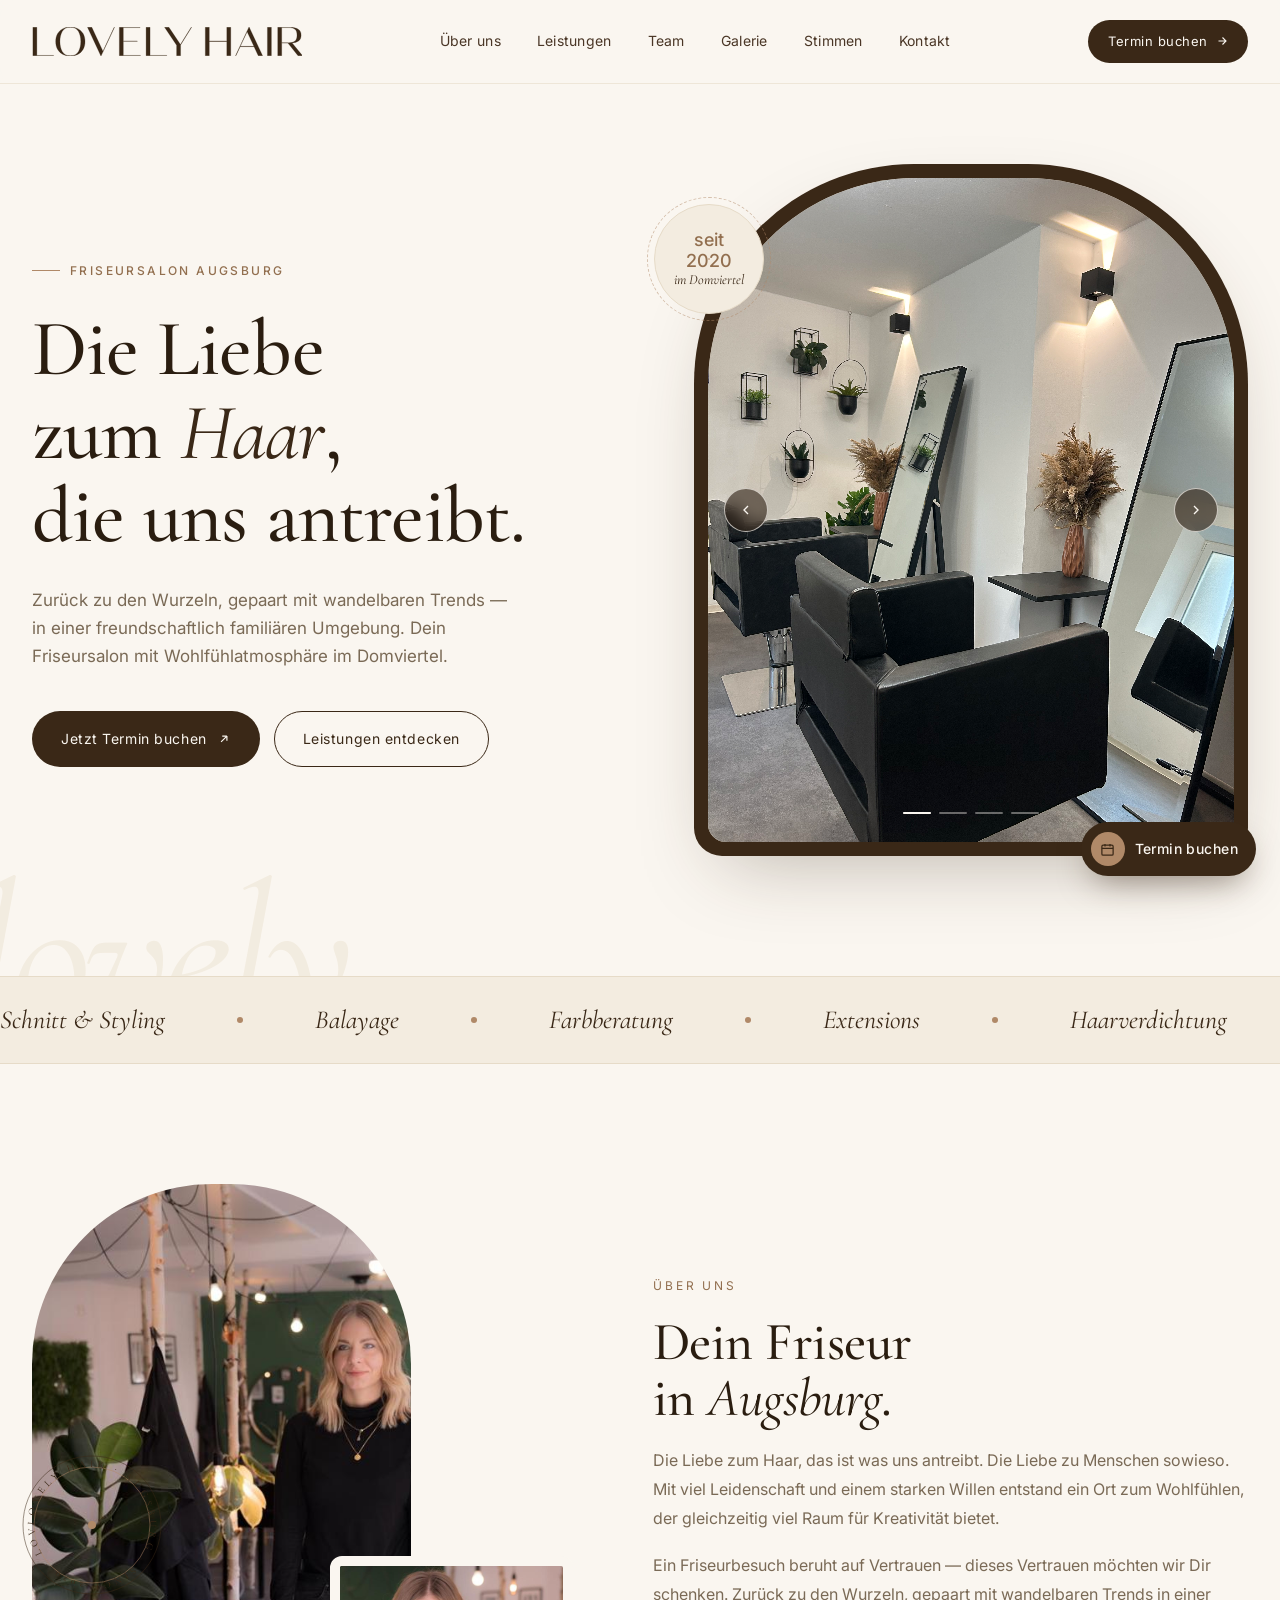
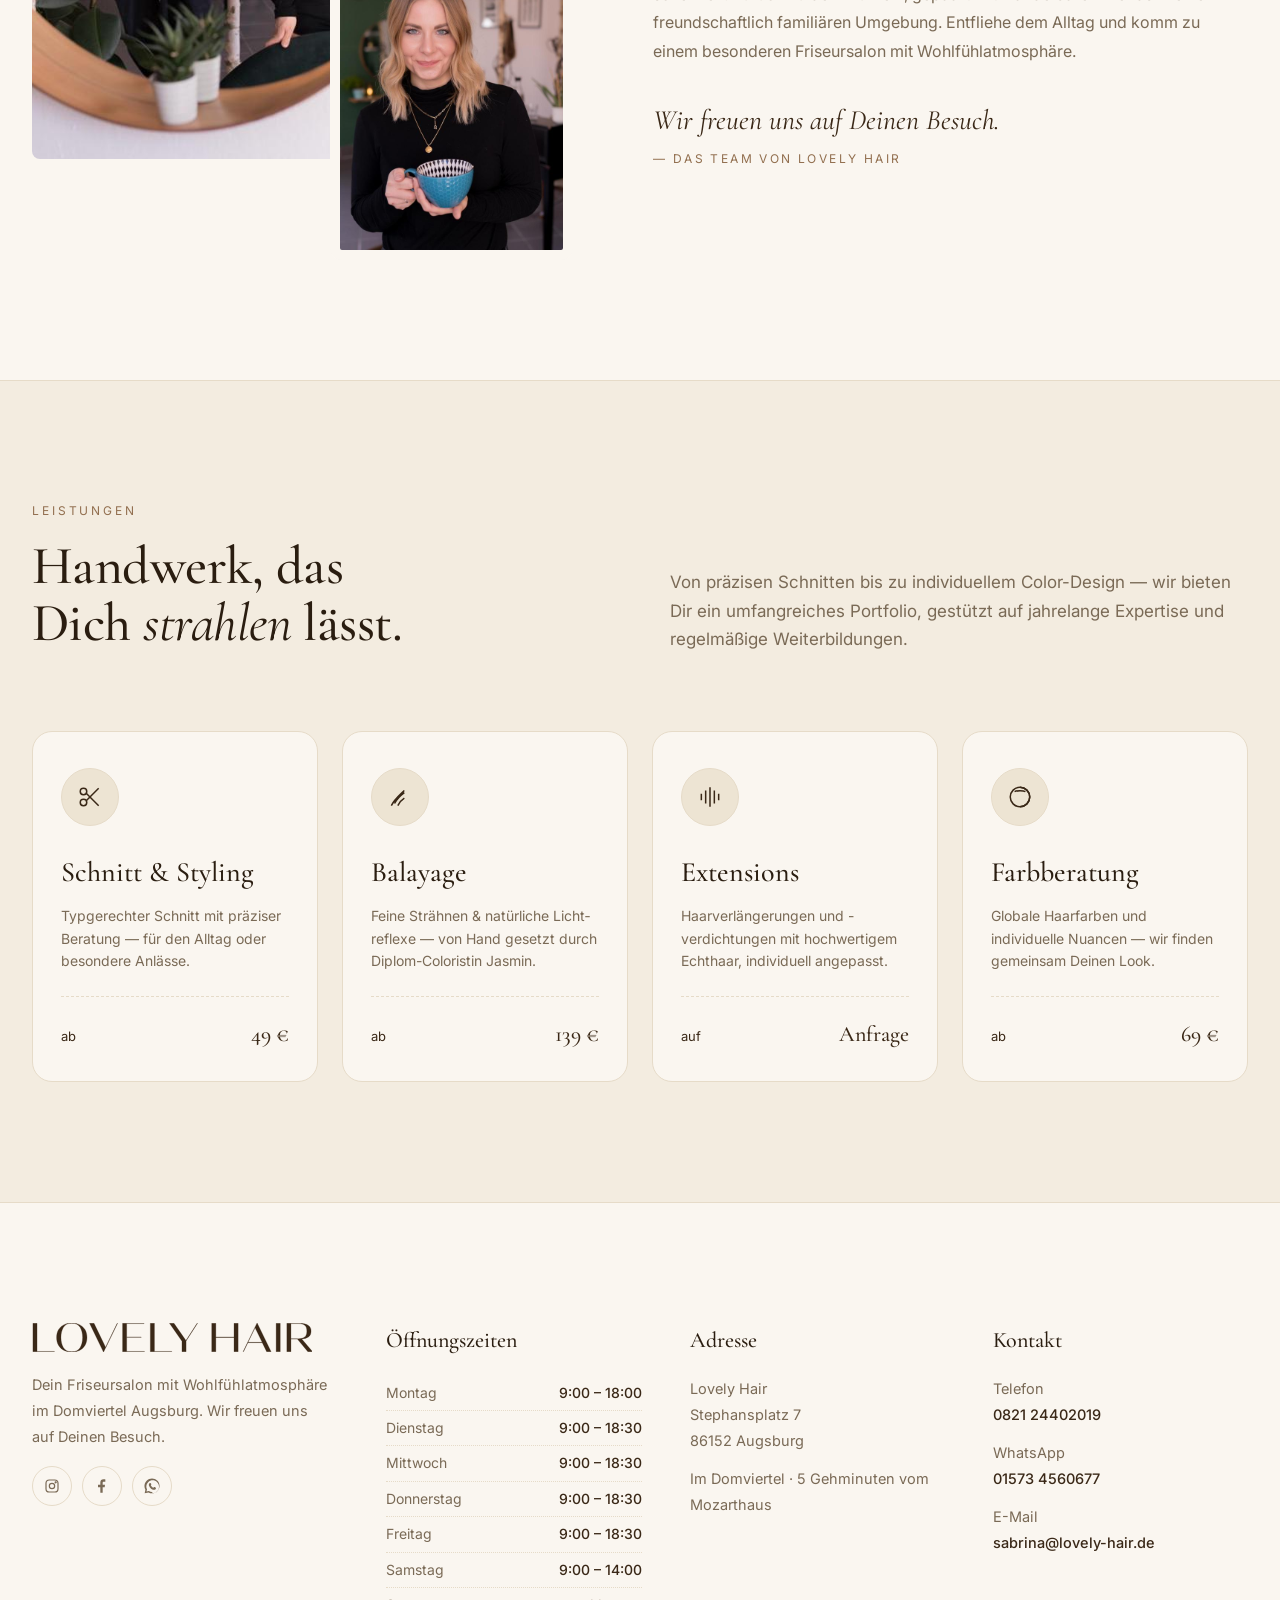
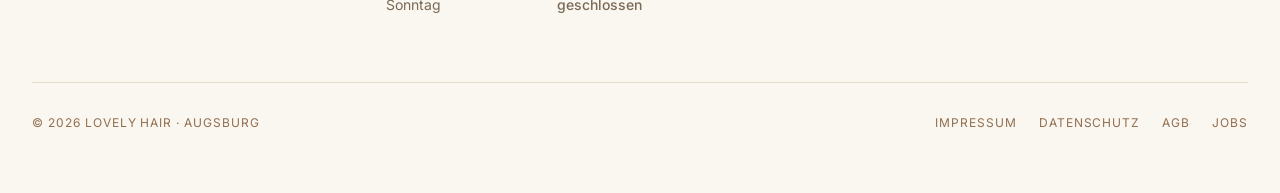
<file: index.html>
<!doctype html>
<html lang="de">
<head>
<meta charset="utf-8" />
<meta name="viewport" content="width=device-width,initial-scale=1" />
<title>Lovely Hair — Dein Friseursalon in Augsburg</title>
<meta name="description" content="Lovely Hair ist Dein Friseursalon in Augsburg im Domviertel. Schnitt, Farbe, Balayage und Extensions in Wohlfühlatmosphäre." />
<link rel="preconnect" href="https://fonts.googleapis.com">
<link rel="preconnect" href="https://fonts.gstatic.com" crossorigin>
<link id="gfont-link" href="https://fonts.googleapis.com/css2?family=Cormorant+Garamond:ital,wght@0,400;0,500;0,600;0,700;1,400;1,500;1,600&family=Inter:wght@300;400;500;600&display=swap" rel="stylesheet">
<link rel="stylesheet" href="css/styles.css">

<script>
  window.__TWEAKS = /*EDITMODE-BEGIN*/{
    "typePairing": "cormorant-inter"
  }/*EDITMODE-END*/;
</script>
</head>
<body>
<!-- ============ NAV ============ -->
<nav class="nav">
  <div class="nav-inner">
    <a href="index.html" class="brand">
      <div class="brand-mark">
        <img src="assets/logo.svg" alt="Lovely Hair" width="1605" height="168">
      </div>
    </a>
    <div class="nav-links">
      <a href="ueber-uns.html">Über uns</a>
      <a href="leistungen.html">Leistungen</a>
      <a href="team.html">Team</a>
      <a href="galerie.html">Galerie</a>
      <a href="stimmen.html">Stimmen</a>
      <a href="kontakt.html">Kontakt</a>
    </div>
    <a class="nav-cta" href="https://book.timify.com/?accountId=58c97238664d201fd63be2a3&hideCloseButton=true" target="_blank">
      Termin buchen
      <svg viewBox="0 0 24 24" fill="none" stroke="currentColor" stroke-width="2.2"><path d="M5 12h14M13 5l7 7-7 7"/></svg>
    </a>
    <button class="burger" id="burger" aria-label="Menü öffnen" aria-expanded="false">
      <span></span><span></span><span></span>
    </button>
  </div>
</nav>
<!-- ============ HERO ============ -->
<section class="hero">
  <div class="container hero-grid">
    <div class="hero-copy">
      <h1 class="hero-eyebrow">Friseursalon Augsburg</h1>
      <h2 class="display hero-title">
        Die Liebe<br>
        zum <span class="italic">Haar</span>,<br>
        die uns antreibt.
      </h2>
      <p class="hero-sub">
        Zurück zu den Wurzeln, gepaart mit wandelbaren Trends — in einer freundschaftlich familiären Umgebung. Dein Friseursalon mit Wohlfühlatmosphäre im Domviertel.
      </p>
      <div class="hero-ctas">
        <a class="btn btn-primary" href="https://book.timify.com/?accountId=58c97238664d201fd63be2a3&hideCloseButton=true" target="_blank">
          Jetzt Termin buchen
          <svg viewBox="0 0 24 24" fill="none" stroke="currentColor" stroke-width="2"><path d="M7 17L17 7M17 7H9M17 7v8"/></svg>
        </a>
        <a class="btn btn-ghost" href="leistungen.html">Leistungen entdecken</a>
      </div>
    </div>

    <div class="hero-visual">
      <div class="hero-stage">
        <div class="hero-frame" id="heroFrame">
          <div class="hero-slide is-active"><div style="background-image:url('images/hero-1-balayage-waves.jpeg')"></div></div>
          <div class="hero-slide"><div style="background-image:url('images/hero-2-curls.jpeg')"></div></div>
          <div class="hero-slide"><div style="background-image:url('images/hero-3-blonde-wavy.jpeg')"></div></div>
          <div class="hero-slide"><div style="background-image:url('images/hero-4-red-bob.jpeg')"></div></div>

          <button class="hero-nav hero-nav-prev" type="button" aria-label="Vorheriges Bild">
            <svg viewBox="0 0 24 24" fill="none" stroke="currentColor" stroke-width="2"><path d="M15 18l-6-6 6-6"/></svg>
          </button>
          <button class="hero-nav hero-nav-next" type="button" aria-label="Nächstes Bild">
            <svg viewBox="0 0 24 24" fill="none" stroke="currentColor" stroke-width="2"><path d="M9 18l6-6-6-6"/></svg>
          </button>

          <div class="hero-dots" id="heroDots">
            <div class="hero-dot is-active" data-i="0"></div>
            <div class="hero-dot" data-i="1"></div>
            <div class="hero-dot" data-i="2"></div>
            <div class="hero-dot" data-i="3"></div>
          </div>
        </div>

        <div class="hero-badge">
          <div>
            <strong>seit<br>2020</strong>
            im Domviertel
          </div>
        </div>
      </div>
    </div>
  </div>

  <div class="hero-big-type">lovely.</div>
</section>

<!-- ============ MARQUEE ============ -->
<div class="marquee">
  <div class="marquee-track">
    <span class="marquee-item">Schnitt &amp; Styling</span>
    <span class="marquee-item">Balayage</span>
    <span class="marquee-item">Farbberatung</span>
    <span class="marquee-item">Extensions</span>
    <span class="marquee-item">Haarverdichtung</span>
    <span class="marquee-item">Hochsteckfrisuren</span>
    <span class="marquee-item">Schnitt &amp; Styling</span>
    <span class="marquee-item">Balayage</span>
    <span class="marquee-item">Farbberatung</span>
    <span class="marquee-item">Extensions</span>
    <span class="marquee-item">Haarverdichtung</span>
    <span class="marquee-item">Hochsteckfrisuren</span>
  </div>
</div>
<!-- ============ ABOUT ============ -->
<section class="about" id="about">
  <div class="container about-grid">
    <div class="about-visual">
      <div class="photo-main"><div style="background-image:url('images/about-main-salon.jpeg');background-size:cover;background-position:center;width:100%;height:100%"></div></div>
      <div class="photo-sub"><div style="background-image:url('images/about-sub-detail.jpeg');background-size:cover;background-position:center;width:100%;height:100%"></div></div>
      <div class="stamp">
        <svg viewBox="0 0 140 140">
          <defs>
            <path id="circle" d="M70,70 m-58,0 a58,58 0 1,1 116,0 a58,58 0 1,1 -116,0"/>
          </defs>
          <circle cx="70" cy="70" r="69" fill="none" stroke="#3a2817" stroke-width="0.5"/>
          <circle cx="70" cy="70" r="58" fill="none" stroke="#b08968" stroke-width="0.5"/>
          <text font-family="Cormorant Garamond" font-size="10" letter-spacing="4" fill="#3a2817">
            <textPath href="#circle">LOVELY HAIR · AUGSBURG · SINCE 2020 · LOVELY HAIR · AUGSBURG · </textPath>
          </text>
          <circle cx="70" cy="70" r="4" fill="#b08968"/>
        </svg>
      </div>
    </div>
    <div class="about-content">
      <span class="section-eyebrow">Über uns</span>
      <h2 class="display section-title">Dein Friseur<br>in <span class="italic">Augsburg</span>.</h2>
      <p>
        Die Liebe zum Haar, das ist was uns antreibt. Die Liebe zu Menschen sowieso. Mit viel Leidenschaft und einem starken Willen entstand ein Ort zum Wohlfühlen, der gleichzeitig viel Raum für Kreativität bietet.
      </p>
      <p>
        Ein Friseurbesuch beruht auf Vertrauen — dieses Vertrauen möchten wir Dir schenken. Zurück zu den Wurzeln, gepaart mit wandelbaren Trends in einer freundschaftlich familiären Umgebung. Entfliehe dem Alltag und komm zu einem besonderen Friseursalon mit Wohlfühlatmosphäre.
      </p>
      <div class="about-sign">
        Wir freuen uns auf Deinen Besuch.
        <small>— das Team von Lovely Hair</small>
      </div>
    </div>
  </div>
</section>
<!-- ============ SERVICES ============ -->
<section class="services" id="services">
  <div class="container">
    <div class="services-head">
      <div>
        <span class="section-eyebrow">Leistungen</span>
        <h2 class="display section-title">Handwerk, das<br>Dich <span class="italic">strahlen</span> lässt.</h2>
      </div>
      <p class="section-lead">
        Von präzisen Schnitten bis zu individuellem Color-Design — wir bieten Dir ein umfangreiches Portfolio, gestützt auf jahrelange Expertise und regelmäßige Weiterbildungen.
      </p>
    </div>

    <div class="services-grid">
      <div class="service-card">
        <div class="service-icon">
          <svg viewBox="0 0 24 24" fill="none" stroke="currentColor" stroke-width="1.4"><circle cx="6" cy="7" r="3"/><circle cx="6" cy="17" r="3"/><path d="M8.5 8.5L20 20M8.5 15.5L20 4"/></svg>
        </div>
        <h3 class="service-name">Schnitt &amp; Styling</h3>
        <p class="service-desc">Typgerechter Schnitt mit präziser Beratung — für den Alltag oder besondere Anlässe.</p>
        <div class="service-price"><span>ab</span><strong>49 €</strong></div>
      </div>

      <div class="service-card">
        <div class="service-icon">
          <svg viewBox="0 0 24 24" fill="none" stroke="currentColor" stroke-width="1.4"><path d="M4 20c3-6 7-9 12-14M7 18c2-4 5-7 9-10M10 20c1.5-3 3.5-5.5 6-7"/></svg>
        </div>
        <h3 class="service-name">Balayage</h3>
        <p class="service-desc">Feine Strähnen &amp; natürliche Licht­reflexe — von Hand gesetzt durch Diplom-Coloristin Jasmin.</p>
        <div class="service-price"><span>ab</span><strong>139 €</strong></div>
      </div>

      <div class="service-card">
        <div class="service-icon">
          <svg viewBox="0 0 24 24" fill="none" stroke="currentColor" stroke-width="1.4"><path d="M12 3v18M8 6v12M16 6v12M4 9v6M20 9v6"/></svg>
        </div>
        <h3 class="service-name">Extensions</h3>
        <p class="service-desc">Haarverlängerungen und -verdichtungen mit hochwertigem Echthaar, individuell angepasst.</p>
        <div class="service-price"><span>auf</span><strong>Anfrage</strong></div>
      </div>

      <div class="service-card">
        <div class="service-icon">
          <svg viewBox="0 0 24 24" fill="none" stroke="currentColor" stroke-width="1.4"><circle cx="12" cy="12" r="9"/><path d="M12 3a9 9 0 0 1 0 18M7 7c2-1 8-1 10 0"/></svg>
        </div>
        <h3 class="service-name">Farbberatung</h3>
        <p class="service-desc">Globale Haarfarben und individuelle Nuancen — wir finden gemeinsam Deinen Look.</p>
        <div class="service-price"><span>ab</span><strong>69 €</strong></div>
      </div>
    </div>
  </div>
</section>
<!-- ============ CONTACT / FOOTER ============ -->
<section class="contact-section" id="contact">
  <div class="container">
    <div class="contact-grid">
      <div class="contact-col contact-brand">
        <div class="brand-mark">
          <img src="assets/logo.svg" alt="Lovely Hair" width="1605" height="168">
        </div>
        <p>Dein Friseursalon mit Wohlfühl­atmosphäre im Domviertel Augsburg. Wir freuen uns auf Deinen Besuch.</p>
        <div class="social-row">
          <a class="social-btn" href="https://www.instagram.com/lovelyhair_augsburg/" target="_blank" aria-label="Instagram">
            <svg viewBox="0 0 24 24" fill="none" stroke="currentColor" stroke-width="1.8"><rect x="3" y="3" width="18" height="18" rx="5"/><circle cx="12" cy="12" r="4"/><circle cx="17.5" cy="6.5" r="0.8" fill="currentColor"/></svg>
          </a>
          <a class="social-btn" href="https://www.facebook.com/lovelyhairaugsburg/" target="_blank" aria-label="Facebook">
            <svg viewBox="0 0 24 24" fill="currentColor"><path d="M13 22v-8h3l0.5-4H13V7.5c0-1.2.3-2 2-2h2V2.2C16.7 2.1 15.5 2 14.2 2 11.4 2 9.5 3.7 9.5 6.9V10H6v4h3.5v8H13z"/></svg>
          </a>
          <a class="social-btn" href="https://wa.me/4915734560677" target="_blank" aria-label="WhatsApp">
            <svg viewBox="0 0 24 24" fill="currentColor"><path d="M20 4c-4.4-4.4-11.6-4.4-16 0-3.7 3.7-4.3 9.2-1.9 13.5L1 23l5.7-1.4c1.6.9 3.5 1.4 5.3 1.4 3 0 5.9-1.2 8-3.3 4.4-4.4 4.4-11.6 0-16zM12 20.9c-1.6 0-3.2-.4-4.6-1.3l-.3-.2-3.4.8.9-3.3-.2-.3C2.7 13.5 3.5 9 6.3 6.3c3.7-3.7 9.7-3.7 13.4 0 1.8 1.8 2.8 4.2 2.8 6.7 0 2.5-1 4.9-2.8 6.7-1.8 1.9-4.2 2.9-6.7 2.9zm5.2-7.1l-1.5-.4c-.4-.1-.6 0-.8.3l-.6.7c-.2.2-.3.2-.6.1-.8-.4-1.6-1-2.2-1.7-.5-.6-.9-1.3-1.2-2-.1-.3 0-.4.2-.6l.4-.5c.2-.2.2-.4.1-.6L10 8c-.2-.5-.3-.5-.6-.5H9c-.2 0-.5.2-.7.3-1 1-1.3 2.3-.9 3.6.6 1.8 1.7 3.4 3.2 4.6 1.1.9 2.4 1.6 3.7 1.8.5.1 1 .1 1.5 0 .8-.1 1.5-.7 1.9-1.4.2-.4.2-.8.1-1.2l-.1-.2c-.1-.1-.4-.2-.5-.2z"/></svg>
          </a>
        </div>
      </div>

      <div class="contact-col">
        <h4>Öffnungszeiten</h4>
        <div class="hours-row"><span>Montag</span><strong>9:00 – 18:00</strong></div>
        <div class="hours-row"><span>Dienstag</span><strong>9:00 – 18:30</strong></div>
        <div class="hours-row"><span>Mittwoch</span><strong>9:00 – 18:30</strong></div>
        <div class="hours-row"><span>Donnerstag</span><strong>9:00 – 18:30</strong></div>
        <div class="hours-row"><span>Freitag</span><strong>9:00 – 18:30</strong></div>
        <div class="hours-row"><span>Samstag</span><strong>9:00 – 14:00</strong></div>
        <div class="hours-row"><span>Sonntag</span><strong style="color:var(--muted);">geschlossen</strong></div>
      </div>

      <div class="contact-col">
        <h4>Adresse</h4>
        <p>
          Lovely Hair<br>
          Stephansplatz 7<br>
          86152 Augsburg
        </p>
        <p style="margin-top:12px;">Im Domviertel · 5 Gehminuten vom Mozarthaus</p>
      </div>

      <div class="contact-col">
        <h4>Kontakt</h4>
        <p>
          Telefon<br><a href="tel:+4982124402019"><strong style="color:var(--espresso); font-weight:500;">0821 24402019</strong></a>
        </p>
        <p style="margin-top:12px;">
          WhatsApp<br><a href="https://wa.me/4915734560677" target="_blank"><strong style="color:var(--espresso); font-weight:500;">01573 4560677</strong></a>
        </p>
        <p style="margin-top:12px;">
          E-Mail<br><a href="mailto:sabrina@lovely-hair.de"><strong style="color:var(--espresso); font-weight:500;">sabrina@lovely-hair.de</strong></a>
        </p>
      </div>
    </div>

    <div class="foot">
      <div>© 2026 Lovely Hair · Augsburg</div>
      <div class="foot-links">
        <a href="#">Impressum</a>
        <a href="#">Datenschutz</a>
        <a href="#">AGB</a>
        <a href="#">Jobs</a>
      </div>
    </div>
  </div>
</section>
<!-- ============ FLOATING BOOK CTA ============ -->
<a class="book-float" id="bookFloat" href="https://book.timify.com/?accountId=58c97238664d201fd63be2a3&hideCloseButton=true" target="_blank" aria-label="Jetzt Termin buchen">
  <span class="book-float-icon" aria-hidden="true">
    <svg viewBox="0 0 24 24" fill="none" stroke="currentColor" stroke-width="2"><rect x="3" y="5" width="18" height="16" rx="2"/><path d="M3 10h18M8 3v4M16 3v4"/></svg>
  </span>
  <span class="book-float-label">Termin buchen</span>
</a>


<script src="js/site.js"></script>
</body>
</html>
</file>
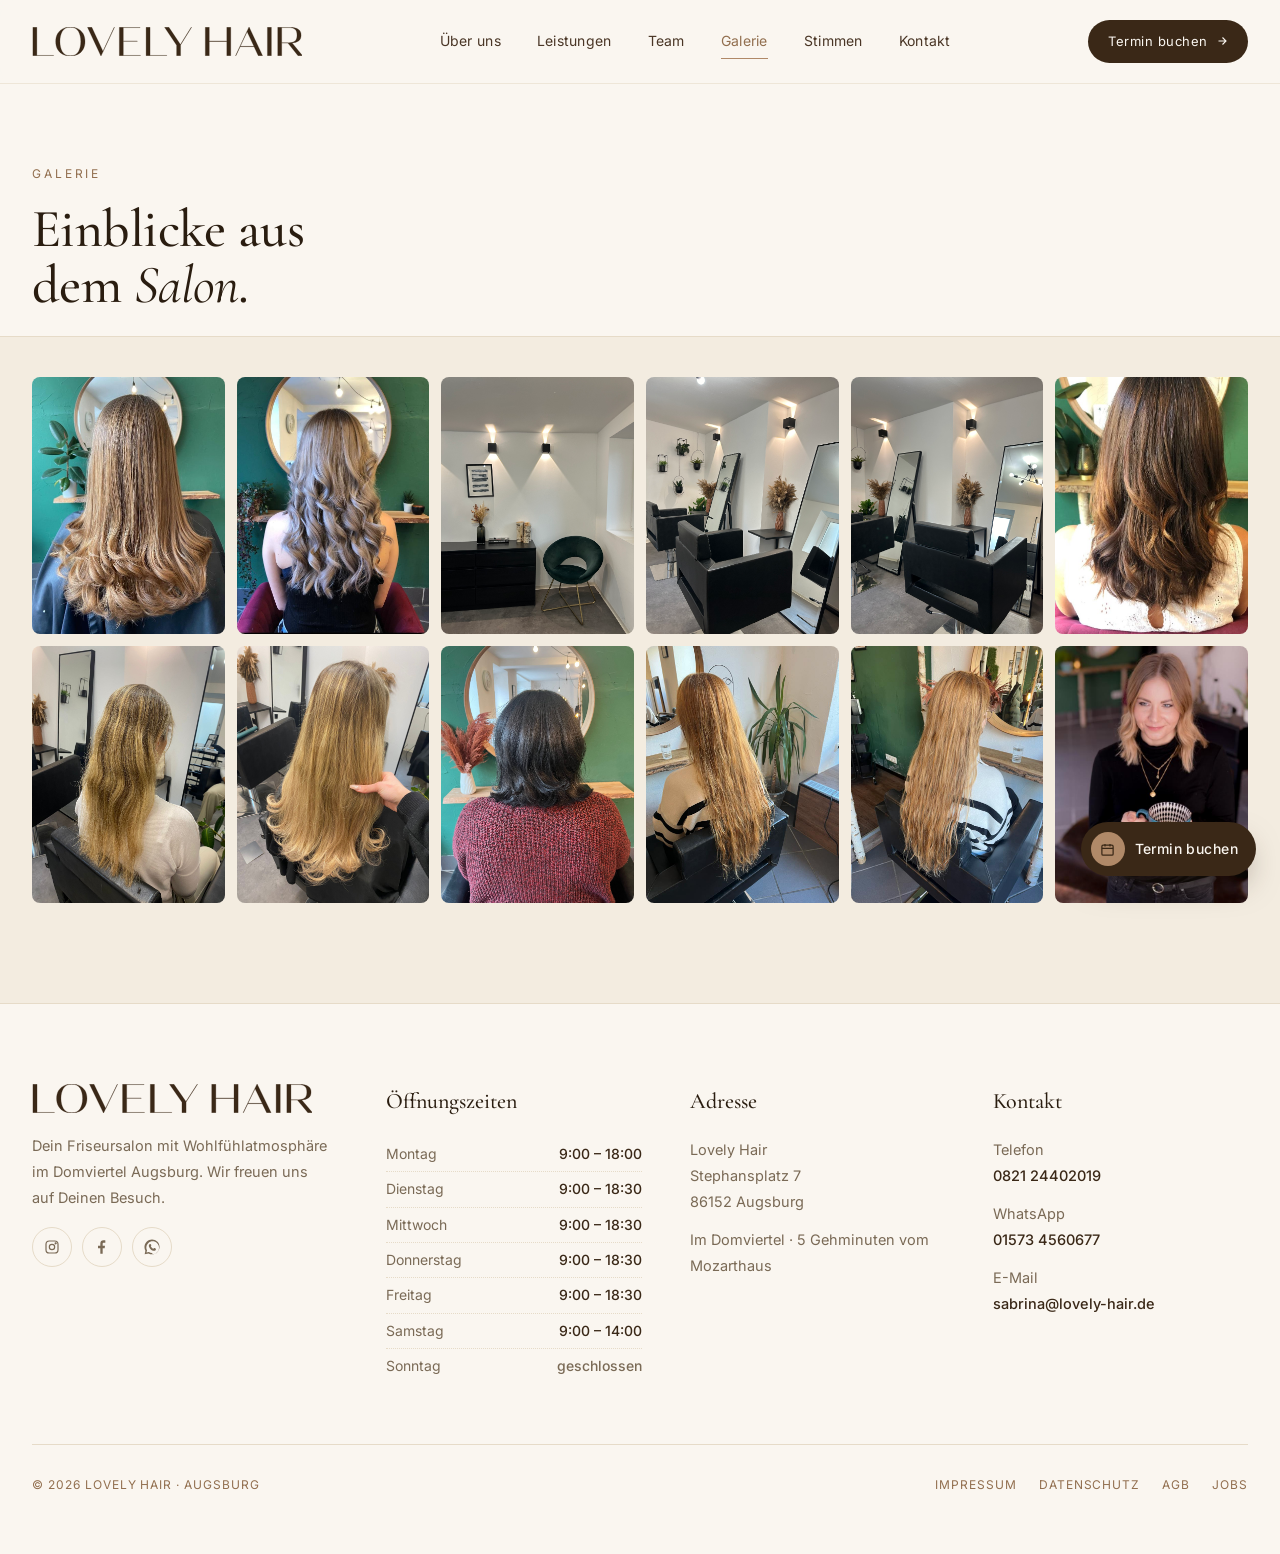
<file: galerie.html>
<!doctype html>
<html lang="de">
<head>
<meta charset="utf-8" />
<meta name="viewport" content="width=device-width,initial-scale=1" />
<title>Galerie — Lovely Hair Augsburg</title>
<meta name="description" content="Einblicke in den Friseursalon Lovely Hair in Augsburg: Looks, Salonatmosphäre und Handwerk." />
<link rel="preconnect" href="https://fonts.googleapis.com">
<link rel="preconnect" href="https://fonts.gstatic.com" crossorigin>
<link id="gfont-link" href="https://fonts.googleapis.com/css2?family=Cormorant+Garamond:ital,wght@0,400;0,500;0,600;0,700;1,400;1,500;1,600&family=Inter:wght@300;400;500;600&display=swap" rel="stylesheet">
<link rel="stylesheet" href="css/styles.css">

<script>
  window.__TWEAKS = /*EDITMODE-BEGIN*/{
    "typePairing": "cormorant-inter"
  }/*EDITMODE-END*/;
</script>
</head>
<body class="subpage">
<!-- ============ NAV ============ -->
<nav class="nav">
  <div class="nav-inner">
    <a href="index.html" class="brand">
      <div class="brand-mark">
        <img src="assets/logo.svg" alt="Lovely Hair" width="1605" height="168">
      </div>
    </a>
    <div class="nav-links">
      <a href="ueber-uns.html">Über uns</a>
      <a href="leistungen.html">Leistungen</a>
      <a href="team.html">Team</a>
      <a href="galerie.html" aria-current="page">Galerie</a>
      <a href="stimmen.html">Stimmen</a>
      <a href="kontakt.html">Kontakt</a>
    </div>
    <a class="nav-cta" href="https://book.timify.com/?accountId=58c97238664d201fd63be2a3&hideCloseButton=true" target="_blank">
      Termin buchen
      <svg viewBox="0 0 24 24" fill="none" stroke="currentColor" stroke-width="2.2"><path d="M5 12h14M13 5l7 7-7 7"/></svg>
    </a>
    <button class="burger" id="burger" aria-label="Menü öffnen" aria-expanded="false">
      <span></span><span></span><span></span>
    </button>
  </div>
</nav>
<header class="page-hero">
  <div class="container">
    <span class="section-eyebrow">Galerie</span>
    <h1 class="display section-title">Einblicke aus<br>dem <span class="italic">Salon</span>.</h1>
  </div>
</header>
<!-- ============ GALLERY ============ -->
<section class="gallery" id="gallery">
  <div class="container">

    <div class="gallery-strip">
      <div class="gallery-item"><div style="background-image:url('images/gallery-1.jpeg')"></div></div>
      <div class="gallery-item"><div style="background-image:url('images/gallery-2.jpeg')"></div></div>
      <div class="gallery-item"><div style="background-image:url('images/gallery-3.jpeg')"></div></div>
      <div class="gallery-item"><div style="background-image:url('images/gallery-4.jpeg')"></div></div>
      <div class="gallery-item"><div style="background-image:url('images/gallery-5.jpeg')"></div></div>
      <div class="gallery-item"><div style="background-image:url('images/gallery-6.jpeg')"></div></div>
      <div class="gallery-item"><div style="background-image:url('images/gallery-7.jpeg')"></div></div>
      <div class="gallery-item"><div style="background-image:url('images/gallery-8.jpeg')"></div></div>
      <div class="gallery-item"><div style="background-image:url('images/gallery-9.jpeg')"></div></div>
      <div class="gallery-item"><div style="background-image:url('images/gallery-10.jpeg')"></div></div>
      <div class="gallery-item"><div style="background-image:url('images/gallery-tall-blonde.jpeg')"></div></div>
      <div class="gallery-item"><div style="background-image:url('images/salon-4-coffee.jpeg')"></div></div>
    </div>
  </div>
</section>
<!-- ============ CONTACT / FOOTER ============ -->
<section class="contact-section" id="contact">
  <div class="container">
    <div class="contact-grid">
      <div class="contact-col contact-brand">
        <div class="brand-mark">
          <img src="assets/logo.svg" alt="Lovely Hair" width="1605" height="168">
        </div>
        <p>Dein Friseursalon mit Wohlfühl­atmosphäre im Domviertel Augsburg. Wir freuen uns auf Deinen Besuch.</p>
        <div class="social-row">
          <a class="social-btn" href="https://www.instagram.com/lovelyhair_augsburg/" target="_blank" aria-label="Instagram">
            <svg viewBox="0 0 24 24" fill="none" stroke="currentColor" stroke-width="1.8"><rect x="3" y="3" width="18" height="18" rx="5"/><circle cx="12" cy="12" r="4"/><circle cx="17.5" cy="6.5" r="0.8" fill="currentColor"/></svg>
          </a>
          <a class="social-btn" href="https://www.facebook.com/lovelyhairaugsburg/" target="_blank" aria-label="Facebook">
            <svg viewBox="0 0 24 24" fill="currentColor"><path d="M13 22v-8h3l0.5-4H13V7.5c0-1.2.3-2 2-2h2V2.2C16.7 2.1 15.5 2 14.2 2 11.4 2 9.5 3.7 9.5 6.9V10H6v4h3.5v8H13z"/></svg>
          </a>
          <a class="social-btn" href="https://wa.me/4915734560677" target="_blank" aria-label="WhatsApp">
            <svg viewBox="0 0 24 24" fill="currentColor"><path d="M20 4c-4.4-4.4-11.6-4.4-16 0-3.7 3.7-4.3 9.2-1.9 13.5L1 23l5.7-1.4c1.6.9 3.5 1.4 5.3 1.4 3 0 5.9-1.2 8-3.3 4.4-4.4 4.4-11.6 0-16zM12 20.9c-1.6 0-3.2-.4-4.6-1.3l-.3-.2-3.4.8.9-3.3-.2-.3C2.7 13.5 3.5 9 6.3 6.3c3.7-3.7 9.7-3.7 13.4 0 1.8 1.8 2.8 4.2 2.8 6.7 0 2.5-1 4.9-2.8 6.7-1.8 1.9-4.2 2.9-6.7 2.9zm5.2-7.1l-1.5-.4c-.4-.1-.6 0-.8.3l-.6.7c-.2.2-.3.2-.6.1-.8-.4-1.6-1-2.2-1.7-.5-.6-.9-1.3-1.2-2-.1-.3 0-.4.2-.6l.4-.5c.2-.2.2-.4.1-.6L10 8c-.2-.5-.3-.5-.6-.5H9c-.2 0-.5.2-.7.3-1 1-1.3 2.3-.9 3.6.6 1.8 1.7 3.4 3.2 4.6 1.1.9 2.4 1.6 3.7 1.8.5.1 1 .1 1.5 0 .8-.1 1.5-.7 1.9-1.4.2-.4.2-.8.1-1.2l-.1-.2c-.1-.1-.4-.2-.5-.2z"/></svg>
          </a>
        </div>
      </div>

      <div class="contact-col">
        <h4>Öffnungszeiten</h4>
        <div class="hours-row"><span>Montag</span><strong>9:00 – 18:00</strong></div>
        <div class="hours-row"><span>Dienstag</span><strong>9:00 – 18:30</strong></div>
        <div class="hours-row"><span>Mittwoch</span><strong>9:00 – 18:30</strong></div>
        <div class="hours-row"><span>Donnerstag</span><strong>9:00 – 18:30</strong></div>
        <div class="hours-row"><span>Freitag</span><strong>9:00 – 18:30</strong></div>
        <div class="hours-row"><span>Samstag</span><strong>9:00 – 14:00</strong></div>
        <div class="hours-row"><span>Sonntag</span><strong style="color:var(--muted);">geschlossen</strong></div>
      </div>

      <div class="contact-col">
        <h4>Adresse</h4>
        <p>
          Lovely Hair<br>
          Stephansplatz 7<br>
          86152 Augsburg
        </p>
        <p style="margin-top:12px;">Im Domviertel · 5 Gehminuten vom Mozarthaus</p>
      </div>

      <div class="contact-col">
        <h4>Kontakt</h4>
        <p>
          Telefon<br><a href="tel:+4982124402019"><strong style="color:var(--espresso); font-weight:500;">0821 24402019</strong></a>
        </p>
        <p style="margin-top:12px;">
          WhatsApp<br><a href="https://wa.me/4915734560677" target="_blank"><strong style="color:var(--espresso); font-weight:500;">01573 4560677</strong></a>
        </p>
        <p style="margin-top:12px;">
          E-Mail<br><a href="mailto:sabrina@lovely-hair.de"><strong style="color:var(--espresso); font-weight:500;">sabrina@lovely-hair.de</strong></a>
        </p>
      </div>
    </div>

    <div class="foot">
      <div>© 2026 Lovely Hair · Augsburg</div>
      <div class="foot-links">
        <a href="#">Impressum</a>
        <a href="#">Datenschutz</a>
        <a href="#">AGB</a>
        <a href="#">Jobs</a>
      </div>
    </div>
  </div>
</section>
<!-- ============ FLOATING BOOK CTA ============ -->
<a class="book-float" id="bookFloat" href="https://book.timify.com/?accountId=58c97238664d201fd63be2a3&hideCloseButton=true" target="_blank" aria-label="Jetzt Termin buchen">
  <span class="book-float-icon" aria-hidden="true">
    <svg viewBox="0 0 24 24" fill="none" stroke="currentColor" stroke-width="2"><rect x="3" y="5" width="18" height="16" rx="2"/><path d="M3 10h18M8 3v4M16 3v4"/></svg>
  </span>
  <span class="book-float-label">Termin buchen</span>
</a>


<script src="js/site.js"></script>
</body>
</html>
</file>
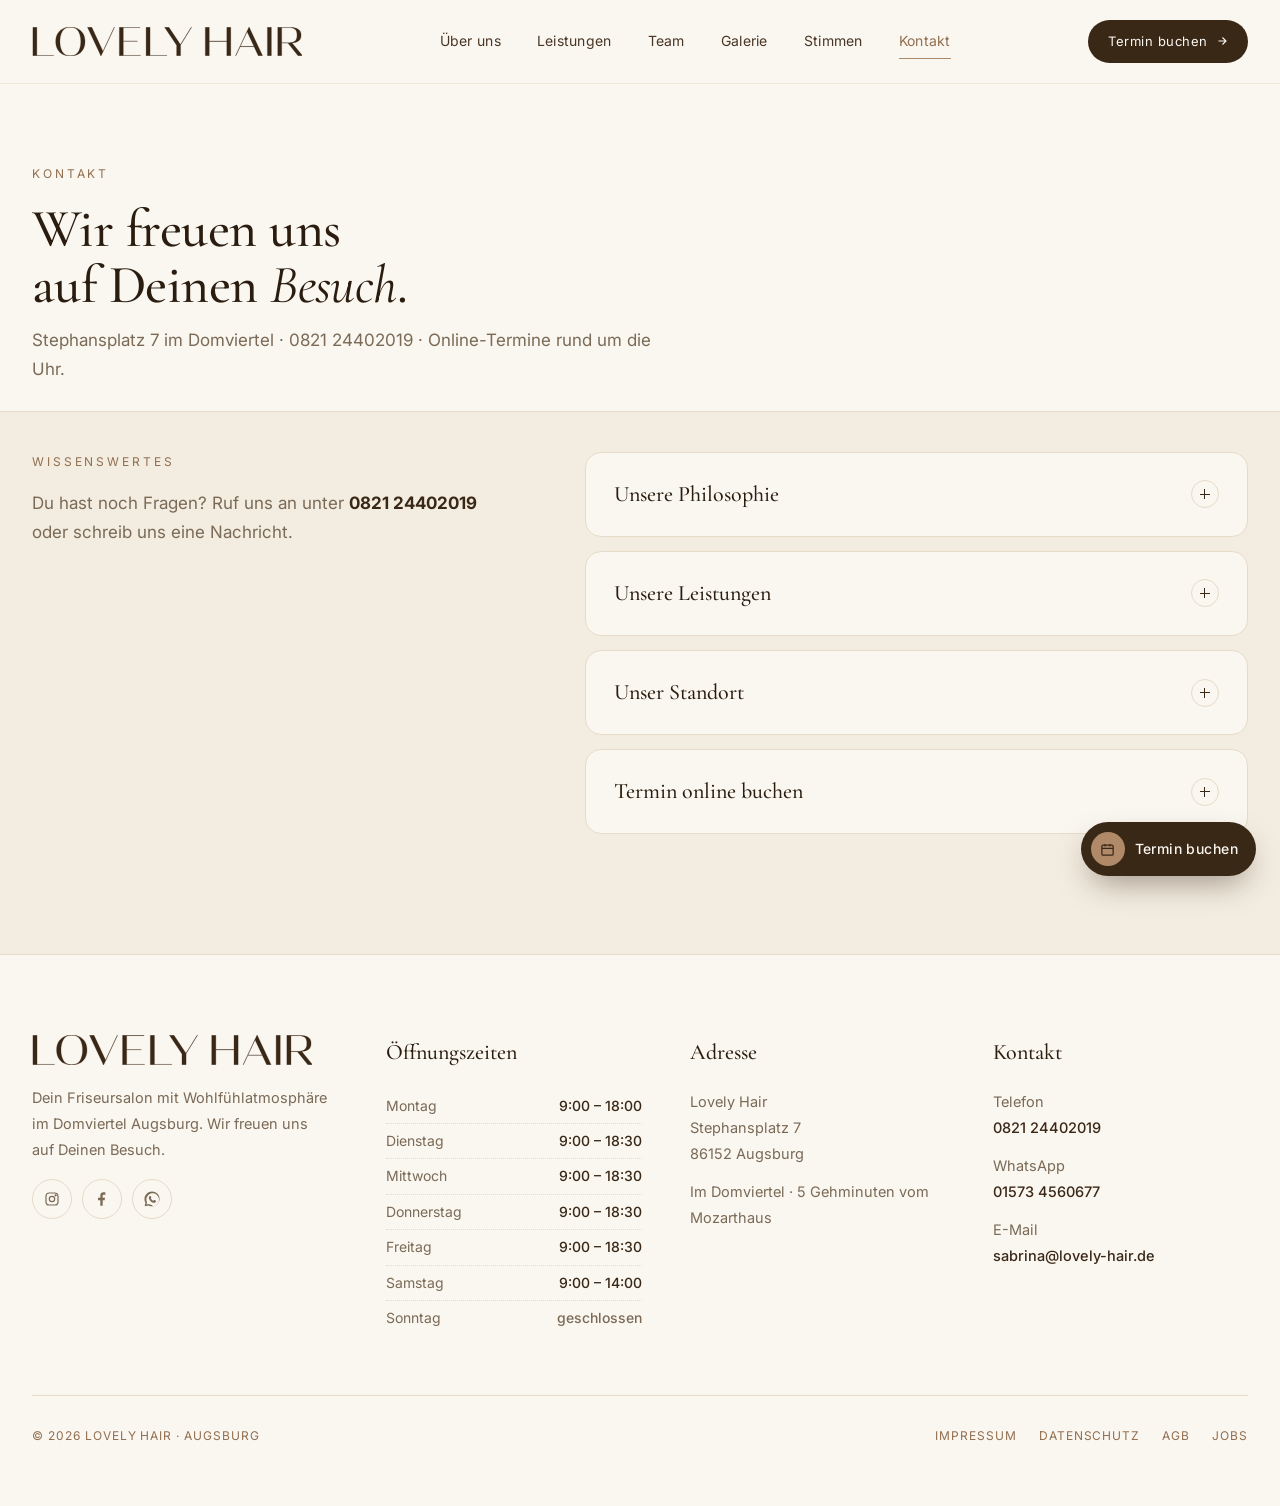
<file: kontakt.html>
<!doctype html>
<html lang="de">
<head>
<meta charset="utf-8" />
<meta name="viewport" content="width=device-width,initial-scale=1" />
<title>Kontakt — Lovely Hair Augsburg</title>
<meta name="description" content="Termin buchen, Adresse und Öffnungszeiten: Lovely Hair, Stephansplatz 7, 86152 Augsburg." />
<link rel="preconnect" href="https://fonts.googleapis.com">
<link rel="preconnect" href="https://fonts.gstatic.com" crossorigin>
<link id="gfont-link" href="https://fonts.googleapis.com/css2?family=Cormorant+Garamond:ital,wght@0,400;0,500;0,600;0,700;1,400;1,500;1,600&family=Inter:wght@300;400;500;600&display=swap" rel="stylesheet">
<link rel="stylesheet" href="css/styles.css">

<script>
  window.__TWEAKS = /*EDITMODE-BEGIN*/{
    "typePairing": "cormorant-inter"
  }/*EDITMODE-END*/;
</script>
</head>
<body class="subpage">
<!-- ============ NAV ============ -->
<nav class="nav">
  <div class="nav-inner">
    <a href="index.html" class="brand">
      <div class="brand-mark">
        <img src="assets/logo.svg" alt="Lovely Hair" width="1605" height="168">
      </div>
    </a>
    <div class="nav-links">
      <a href="ueber-uns.html">Über uns</a>
      <a href="leistungen.html">Leistungen</a>
      <a href="team.html">Team</a>
      <a href="galerie.html">Galerie</a>
      <a href="stimmen.html">Stimmen</a>
      <a href="kontakt.html" aria-current="page">Kontakt</a>
    </div>
    <a class="nav-cta" href="https://book.timify.com/?accountId=58c97238664d201fd63be2a3&hideCloseButton=true" target="_blank">
      Termin buchen
      <svg viewBox="0 0 24 24" fill="none" stroke="currentColor" stroke-width="2.2"><path d="M5 12h14M13 5l7 7-7 7"/></svg>
    </a>
    <button class="burger" id="burger" aria-label="Menü öffnen" aria-expanded="false">
      <span></span><span></span><span></span>
    </button>
  </div>
</nav>
<header class="page-hero">
  <div class="container">
    <span class="section-eyebrow">Kontakt</span>
    <h1 class="display section-title">Wir freuen uns<br>auf Deinen <span class="italic">Besuch</span>.</h1>
      <p class="section-lead">Stephansplatz 7 im Domviertel · 0821 24402019 · Online-Termine rund um die Uhr.</p>
  </div>
</header>
<!-- ============ FAQ ============ -->
<section class="faq">
  <div class="container">
    <div class="faq-grid">
      <div>
        <span class="section-eyebrow">Wissenswertes</span>
        <p class="section-lead" style="margin-top:8px;">Du hast noch Fragen? Ruf uns an unter <strong style="color:var(--espresso);">0821 24402019</strong> oder schreib uns eine Nachricht.</p>
      </div>
      <div class="faq-list">
        <details class="faq-item">
          <summary>Unsere Philosophie <span class="faq-plus"></span></summary>
          <div class="faq-body">
            Als Friseur mit Wohlfühlatmosphäre in Augsburg legen wir besonderen Wert darauf, dass Du Dich während Deines gesamten Aufenthalts bei uns stets gut behandelt und aufgehoben fühlst. Wir freuen uns über Dein Vertrauen, das Du uns mit Deinem Besuch schenkst und legen großen Wert darauf, dass Du unseren Salon glücklich und zufrieden wieder verlässt.
          </div>
        </details>
        <details class="faq-item">
          <summary>Unsere Leistungen <span class="faq-plus"></span></summary>
          <div class="faq-body">
            Egal ob Schneiden, Stylen, Färben mit der Balayage-Technik, Haarverlängerungen oder -verdichtungen — wir bieten Dir ein umfangreiches Leistungsportfolio und stützen uns dabei auf unsere Expertise. Gerne bieten wir Dir auch einen ersten Beratungstermin an, um Deine Wünsche und Vorstellungen zu besprechen.
          </div>
        </details>
        <details class="faq-item">
          <summary>Unser Standort <span class="faq-plus"></span></summary>
          <div class="faq-body">
            Unser Salon liegt im schönen Domviertel am Stephansplatz 7 in 86152 Augsburg. Du erreichst uns in ca. 20 Minuten zu Fuß vom Königsplatz aus, oder mit der Straßenbahnlinie 2 bis zur Haltestelle Mozarthaus. Parkmöglichkeiten gibt es in unmittelbarer Nähe.
          </div>
        </details>
        <details class="faq-item">
          <summary>Termin online buchen <span class="faq-plus"></span></summary>
          <div class="faq-body">
            Über unseren Partner Timify kannst Du rund um die Uhr bequem online buchen. Du wählst Leistung, Stylist:in und Wunschtermin — wir bestätigen automatisch per E-Mail.
          </div>
        </details>
      </div>
    </div>
  </div>
</section>
<!-- ============ CONTACT / FOOTER ============ -->
<section class="contact-section" id="contact">
  <div class="container">
    <div class="contact-grid">
      <div class="contact-col contact-brand">
        <div class="brand-mark">
          <img src="assets/logo.svg" alt="Lovely Hair" width="1605" height="168">
        </div>
        <p>Dein Friseursalon mit Wohlfühl­atmosphäre im Domviertel Augsburg. Wir freuen uns auf Deinen Besuch.</p>
        <div class="social-row">
          <a class="social-btn" href="https://www.instagram.com/lovelyhair_augsburg/" target="_blank" aria-label="Instagram">
            <svg viewBox="0 0 24 24" fill="none" stroke="currentColor" stroke-width="1.8"><rect x="3" y="3" width="18" height="18" rx="5"/><circle cx="12" cy="12" r="4"/><circle cx="17.5" cy="6.5" r="0.8" fill="currentColor"/></svg>
          </a>
          <a class="social-btn" href="https://www.facebook.com/lovelyhairaugsburg/" target="_blank" aria-label="Facebook">
            <svg viewBox="0 0 24 24" fill="currentColor"><path d="M13 22v-8h3l0.5-4H13V7.5c0-1.2.3-2 2-2h2V2.2C16.7 2.1 15.5 2 14.2 2 11.4 2 9.5 3.7 9.5 6.9V10H6v4h3.5v8H13z"/></svg>
          </a>
          <a class="social-btn" href="https://wa.me/4915734560677" target="_blank" aria-label="WhatsApp">
            <svg viewBox="0 0 24 24" fill="currentColor"><path d="M20 4c-4.4-4.4-11.6-4.4-16 0-3.7 3.7-4.3 9.2-1.9 13.5L1 23l5.7-1.4c1.6.9 3.5 1.4 5.3 1.4 3 0 5.9-1.2 8-3.3 4.4-4.4 4.4-11.6 0-16zM12 20.9c-1.6 0-3.2-.4-4.6-1.3l-.3-.2-3.4.8.9-3.3-.2-.3C2.7 13.5 3.5 9 6.3 6.3c3.7-3.7 9.7-3.7 13.4 0 1.8 1.8 2.8 4.2 2.8 6.7 0 2.5-1 4.9-2.8 6.7-1.8 1.9-4.2 2.9-6.7 2.9zm5.2-7.1l-1.5-.4c-.4-.1-.6 0-.8.3l-.6.7c-.2.2-.3.2-.6.1-.8-.4-1.6-1-2.2-1.7-.5-.6-.9-1.3-1.2-2-.1-.3 0-.4.2-.6l.4-.5c.2-.2.2-.4.1-.6L10 8c-.2-.5-.3-.5-.6-.5H9c-.2 0-.5.2-.7.3-1 1-1.3 2.3-.9 3.6.6 1.8 1.7 3.4 3.2 4.6 1.1.9 2.4 1.6 3.7 1.8.5.1 1 .1 1.5 0 .8-.1 1.5-.7 1.9-1.4.2-.4.2-.8.1-1.2l-.1-.2c-.1-.1-.4-.2-.5-.2z"/></svg>
          </a>
        </div>
      </div>

      <div class="contact-col">
        <h4>Öffnungszeiten</h4>
        <div class="hours-row"><span>Montag</span><strong>9:00 – 18:00</strong></div>
        <div class="hours-row"><span>Dienstag</span><strong>9:00 – 18:30</strong></div>
        <div class="hours-row"><span>Mittwoch</span><strong>9:00 – 18:30</strong></div>
        <div class="hours-row"><span>Donnerstag</span><strong>9:00 – 18:30</strong></div>
        <div class="hours-row"><span>Freitag</span><strong>9:00 – 18:30</strong></div>
        <div class="hours-row"><span>Samstag</span><strong>9:00 – 14:00</strong></div>
        <div class="hours-row"><span>Sonntag</span><strong style="color:var(--muted);">geschlossen</strong></div>
      </div>

      <div class="contact-col">
        <h4>Adresse</h4>
        <p>
          Lovely Hair<br>
          Stephansplatz 7<br>
          86152 Augsburg
        </p>
        <p style="margin-top:12px;">Im Domviertel · 5 Gehminuten vom Mozarthaus</p>
      </div>

      <div class="contact-col">
        <h4>Kontakt</h4>
        <p>
          Telefon<br><a href="tel:+4982124402019"><strong style="color:var(--espresso); font-weight:500;">0821 24402019</strong></a>
        </p>
        <p style="margin-top:12px;">
          WhatsApp<br><a href="https://wa.me/4915734560677" target="_blank"><strong style="color:var(--espresso); font-weight:500;">01573 4560677</strong></a>
        </p>
        <p style="margin-top:12px;">
          E-Mail<br><a href="mailto:sabrina@lovely-hair.de"><strong style="color:var(--espresso); font-weight:500;">sabrina@lovely-hair.de</strong></a>
        </p>
      </div>
    </div>

    <div class="foot">
      <div>© 2026 Lovely Hair · Augsburg</div>
      <div class="foot-links">
        <a href="#">Impressum</a>
        <a href="#">Datenschutz</a>
        <a href="#">AGB</a>
        <a href="#">Jobs</a>
      </div>
    </div>
  </div>
</section>
<!-- ============ FLOATING BOOK CTA ============ -->
<a class="book-float" id="bookFloat" href="https://book.timify.com/?accountId=58c97238664d201fd63be2a3&hideCloseButton=true" target="_blank" aria-label="Jetzt Termin buchen">
  <span class="book-float-icon" aria-hidden="true">
    <svg viewBox="0 0 24 24" fill="none" stroke="currentColor" stroke-width="2"><rect x="3" y="5" width="18" height="16" rx="2"/><path d="M3 10h18M8 3v4M16 3v4"/></svg>
  </span>
  <span class="book-float-label">Termin buchen</span>
</a>


<script src="js/site.js"></script>
</body>
</html>
</file>
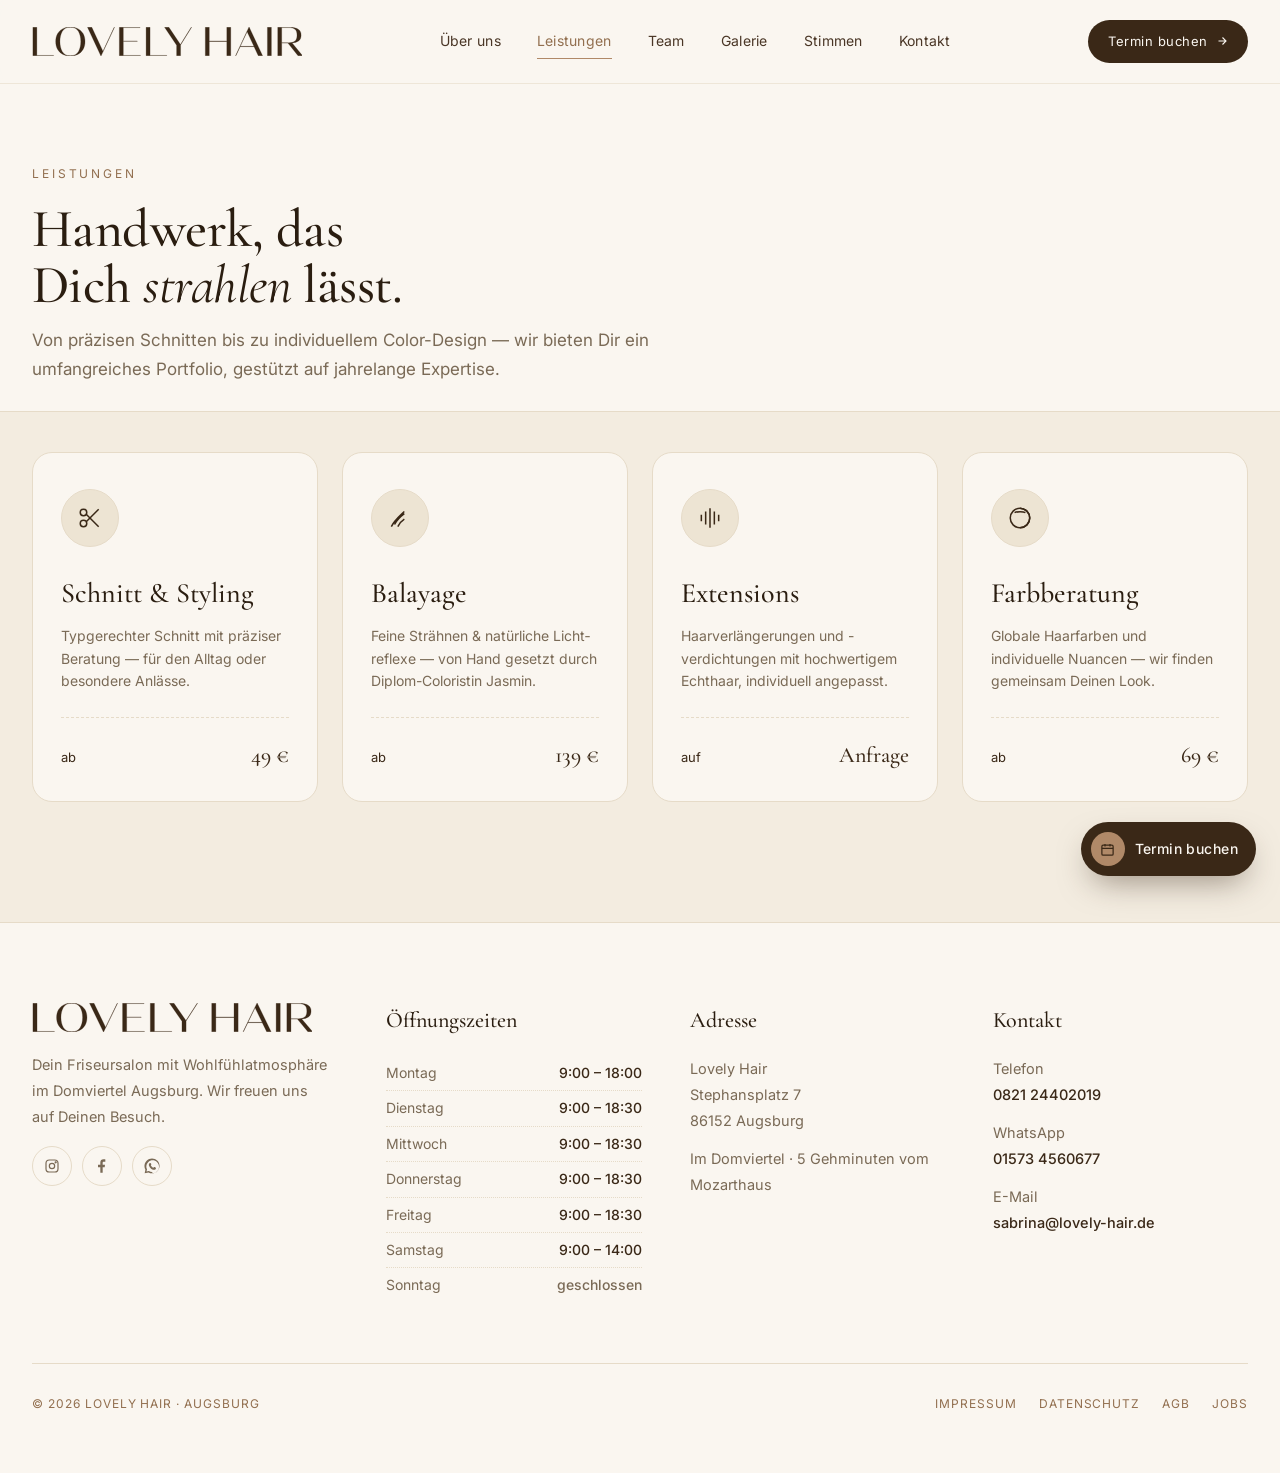
<file: leistungen.html>
<!doctype html>
<html lang="de">
<head>
<meta charset="utf-8" />
<meta name="viewport" content="width=device-width,initial-scale=1" />
<title>Leistungen — Lovely Hair Augsburg</title>
<meta name="description" content="Schnitt, Styling, Balayage, Farbe und Extensions in Augsburg. Die Leistungen von Lovely Hair." />
<link rel="preconnect" href="https://fonts.googleapis.com">
<link rel="preconnect" href="https://fonts.gstatic.com" crossorigin>
<link id="gfont-link" href="https://fonts.googleapis.com/css2?family=Cormorant+Garamond:ital,wght@0,400;0,500;0,600;0,700;1,400;1,500;1,600&family=Inter:wght@300;400;500;600&display=swap" rel="stylesheet">
<link rel="stylesheet" href="css/styles.css">

<script>
  window.__TWEAKS = /*EDITMODE-BEGIN*/{
    "typePairing": "cormorant-inter"
  }/*EDITMODE-END*/;
</script>
</head>
<body class="subpage">
<!-- ============ NAV ============ -->
<nav class="nav">
  <div class="nav-inner">
    <a href="index.html" class="brand">
      <div class="brand-mark">
        <img src="assets/logo.svg" alt="Lovely Hair" width="1605" height="168">
      </div>
    </a>
    <div class="nav-links">
      <a href="ueber-uns.html">Über uns</a>
      <a href="leistungen.html" aria-current="page">Leistungen</a>
      <a href="team.html">Team</a>
      <a href="galerie.html">Galerie</a>
      <a href="stimmen.html">Stimmen</a>
      <a href="kontakt.html">Kontakt</a>
    </div>
    <a class="nav-cta" href="https://book.timify.com/?accountId=58c97238664d201fd63be2a3&hideCloseButton=true" target="_blank">
      Termin buchen
      <svg viewBox="0 0 24 24" fill="none" stroke="currentColor" stroke-width="2.2"><path d="M5 12h14M13 5l7 7-7 7"/></svg>
    </a>
    <button class="burger" id="burger" aria-label="Menü öffnen" aria-expanded="false">
      <span></span><span></span><span></span>
    </button>
  </div>
</nav>
<header class="page-hero">
  <div class="container">
    <span class="section-eyebrow">Leistungen</span>
    <h1 class="display section-title">Handwerk, das<br>Dich <span class="italic">strahlen</span> lässt.</h1>
      <p class="section-lead">Von präzisen Schnitten bis zu individuellem Color-Design — wir bieten Dir ein umfangreiches Portfolio, gestützt auf jahrelange Expertise.</p>
  </div>
</header>
<!-- ============ SERVICES ============ -->
<section class="services" id="services">
  <div class="container">

    <div class="services-grid">
      <div class="service-card">
        <div class="service-icon">
          <svg viewBox="0 0 24 24" fill="none" stroke="currentColor" stroke-width="1.4"><circle cx="6" cy="7" r="3"/><circle cx="6" cy="17" r="3"/><path d="M8.5 8.5L20 20M8.5 15.5L20 4"/></svg>
        </div>
        <h3 class="service-name">Schnitt &amp; Styling</h3>
        <p class="service-desc">Typgerechter Schnitt mit präziser Beratung — für den Alltag oder besondere Anlässe.</p>
        <div class="service-price"><span>ab</span><strong>49 €</strong></div>
      </div>

      <div class="service-card">
        <div class="service-icon">
          <svg viewBox="0 0 24 24" fill="none" stroke="currentColor" stroke-width="1.4"><path d="M4 20c3-6 7-9 12-14M7 18c2-4 5-7 9-10M10 20c1.5-3 3.5-5.5 6-7"/></svg>
        </div>
        <h3 class="service-name">Balayage</h3>
        <p class="service-desc">Feine Strähnen &amp; natürliche Licht­reflexe — von Hand gesetzt durch Diplom-Coloristin Jasmin.</p>
        <div class="service-price"><span>ab</span><strong>139 €</strong></div>
      </div>

      <div class="service-card">
        <div class="service-icon">
          <svg viewBox="0 0 24 24" fill="none" stroke="currentColor" stroke-width="1.4"><path d="M12 3v18M8 6v12M16 6v12M4 9v6M20 9v6"/></svg>
        </div>
        <h3 class="service-name">Extensions</h3>
        <p class="service-desc">Haarverlängerungen und -verdichtungen mit hochwertigem Echthaar, individuell angepasst.</p>
        <div class="service-price"><span>auf</span><strong>Anfrage</strong></div>
      </div>

      <div class="service-card">
        <div class="service-icon">
          <svg viewBox="0 0 24 24" fill="none" stroke="currentColor" stroke-width="1.4"><circle cx="12" cy="12" r="9"/><path d="M12 3a9 9 0 0 1 0 18M7 7c2-1 8-1 10 0"/></svg>
        </div>
        <h3 class="service-name">Farbberatung</h3>
        <p class="service-desc">Globale Haarfarben und individuelle Nuancen — wir finden gemeinsam Deinen Look.</p>
        <div class="service-price"><span>ab</span><strong>69 €</strong></div>
      </div>
    </div>
  </div>
</section>
<!-- ============ CONTACT / FOOTER ============ -->
<section class="contact-section" id="contact">
  <div class="container">
    <div class="contact-grid">
      <div class="contact-col contact-brand">
        <div class="brand-mark">
          <img src="assets/logo.svg" alt="Lovely Hair" width="1605" height="168">
        </div>
        <p>Dein Friseursalon mit Wohlfühl­atmosphäre im Domviertel Augsburg. Wir freuen uns auf Deinen Besuch.</p>
        <div class="social-row">
          <a class="social-btn" href="https://www.instagram.com/lovelyhair_augsburg/" target="_blank" aria-label="Instagram">
            <svg viewBox="0 0 24 24" fill="none" stroke="currentColor" stroke-width="1.8"><rect x="3" y="3" width="18" height="18" rx="5"/><circle cx="12" cy="12" r="4"/><circle cx="17.5" cy="6.5" r="0.8" fill="currentColor"/></svg>
          </a>
          <a class="social-btn" href="https://www.facebook.com/lovelyhairaugsburg/" target="_blank" aria-label="Facebook">
            <svg viewBox="0 0 24 24" fill="currentColor"><path d="M13 22v-8h3l0.5-4H13V7.5c0-1.2.3-2 2-2h2V2.2C16.7 2.1 15.5 2 14.2 2 11.4 2 9.5 3.7 9.5 6.9V10H6v4h3.5v8H13z"/></svg>
          </a>
          <a class="social-btn" href="https://wa.me/4915734560677" target="_blank" aria-label="WhatsApp">
            <svg viewBox="0 0 24 24" fill="currentColor"><path d="M20 4c-4.4-4.4-11.6-4.4-16 0-3.7 3.7-4.3 9.2-1.9 13.5L1 23l5.7-1.4c1.6.9 3.5 1.4 5.3 1.4 3 0 5.9-1.2 8-3.3 4.4-4.4 4.4-11.6 0-16zM12 20.9c-1.6 0-3.2-.4-4.6-1.3l-.3-.2-3.4.8.9-3.3-.2-.3C2.7 13.5 3.5 9 6.3 6.3c3.7-3.7 9.7-3.7 13.4 0 1.8 1.8 2.8 4.2 2.8 6.7 0 2.5-1 4.9-2.8 6.7-1.8 1.9-4.2 2.9-6.7 2.9zm5.2-7.1l-1.5-.4c-.4-.1-.6 0-.8.3l-.6.7c-.2.2-.3.2-.6.1-.8-.4-1.6-1-2.2-1.7-.5-.6-.9-1.3-1.2-2-.1-.3 0-.4.2-.6l.4-.5c.2-.2.2-.4.1-.6L10 8c-.2-.5-.3-.5-.6-.5H9c-.2 0-.5.2-.7.3-1 1-1.3 2.3-.9 3.6.6 1.8 1.7 3.4 3.2 4.6 1.1.9 2.4 1.6 3.7 1.8.5.1 1 .1 1.5 0 .8-.1 1.5-.7 1.9-1.4.2-.4.2-.8.1-1.2l-.1-.2c-.1-.1-.4-.2-.5-.2z"/></svg>
          </a>
        </div>
      </div>

      <div class="contact-col">
        <h4>Öffnungszeiten</h4>
        <div class="hours-row"><span>Montag</span><strong>9:00 – 18:00</strong></div>
        <div class="hours-row"><span>Dienstag</span><strong>9:00 – 18:30</strong></div>
        <div class="hours-row"><span>Mittwoch</span><strong>9:00 – 18:30</strong></div>
        <div class="hours-row"><span>Donnerstag</span><strong>9:00 – 18:30</strong></div>
        <div class="hours-row"><span>Freitag</span><strong>9:00 – 18:30</strong></div>
        <div class="hours-row"><span>Samstag</span><strong>9:00 – 14:00</strong></div>
        <div class="hours-row"><span>Sonntag</span><strong style="color:var(--muted);">geschlossen</strong></div>
      </div>

      <div class="contact-col">
        <h4>Adresse</h4>
        <p>
          Lovely Hair<br>
          Stephansplatz 7<br>
          86152 Augsburg
        </p>
        <p style="margin-top:12px;">Im Domviertel · 5 Gehminuten vom Mozarthaus</p>
      </div>

      <div class="contact-col">
        <h4>Kontakt</h4>
        <p>
          Telefon<br><a href="tel:+4982124402019"><strong style="color:var(--espresso); font-weight:500;">0821 24402019</strong></a>
        </p>
        <p style="margin-top:12px;">
          WhatsApp<br><a href="https://wa.me/4915734560677" target="_blank"><strong style="color:var(--espresso); font-weight:500;">01573 4560677</strong></a>
        </p>
        <p style="margin-top:12px;">
          E-Mail<br><a href="mailto:sabrina@lovely-hair.de"><strong style="color:var(--espresso); font-weight:500;">sabrina@lovely-hair.de</strong></a>
        </p>
      </div>
    </div>

    <div class="foot">
      <div>© 2026 Lovely Hair · Augsburg</div>
      <div class="foot-links">
        <a href="#">Impressum</a>
        <a href="#">Datenschutz</a>
        <a href="#">AGB</a>
        <a href="#">Jobs</a>
      </div>
    </div>
  </div>
</section>
<!-- ============ FLOATING BOOK CTA ============ -->
<a class="book-float" id="bookFloat" href="https://book.timify.com/?accountId=58c97238664d201fd63be2a3&hideCloseButton=true" target="_blank" aria-label="Jetzt Termin buchen">
  <span class="book-float-icon" aria-hidden="true">
    <svg viewBox="0 0 24 24" fill="none" stroke="currentColor" stroke-width="2"><rect x="3" y="5" width="18" height="16" rx="2"/><path d="M3 10h18M8 3v4M16 3v4"/></svg>
  </span>
  <span class="book-float-label">Termin buchen</span>
</a>


<script src="js/site.js"></script>
</body>
</html>
</file>
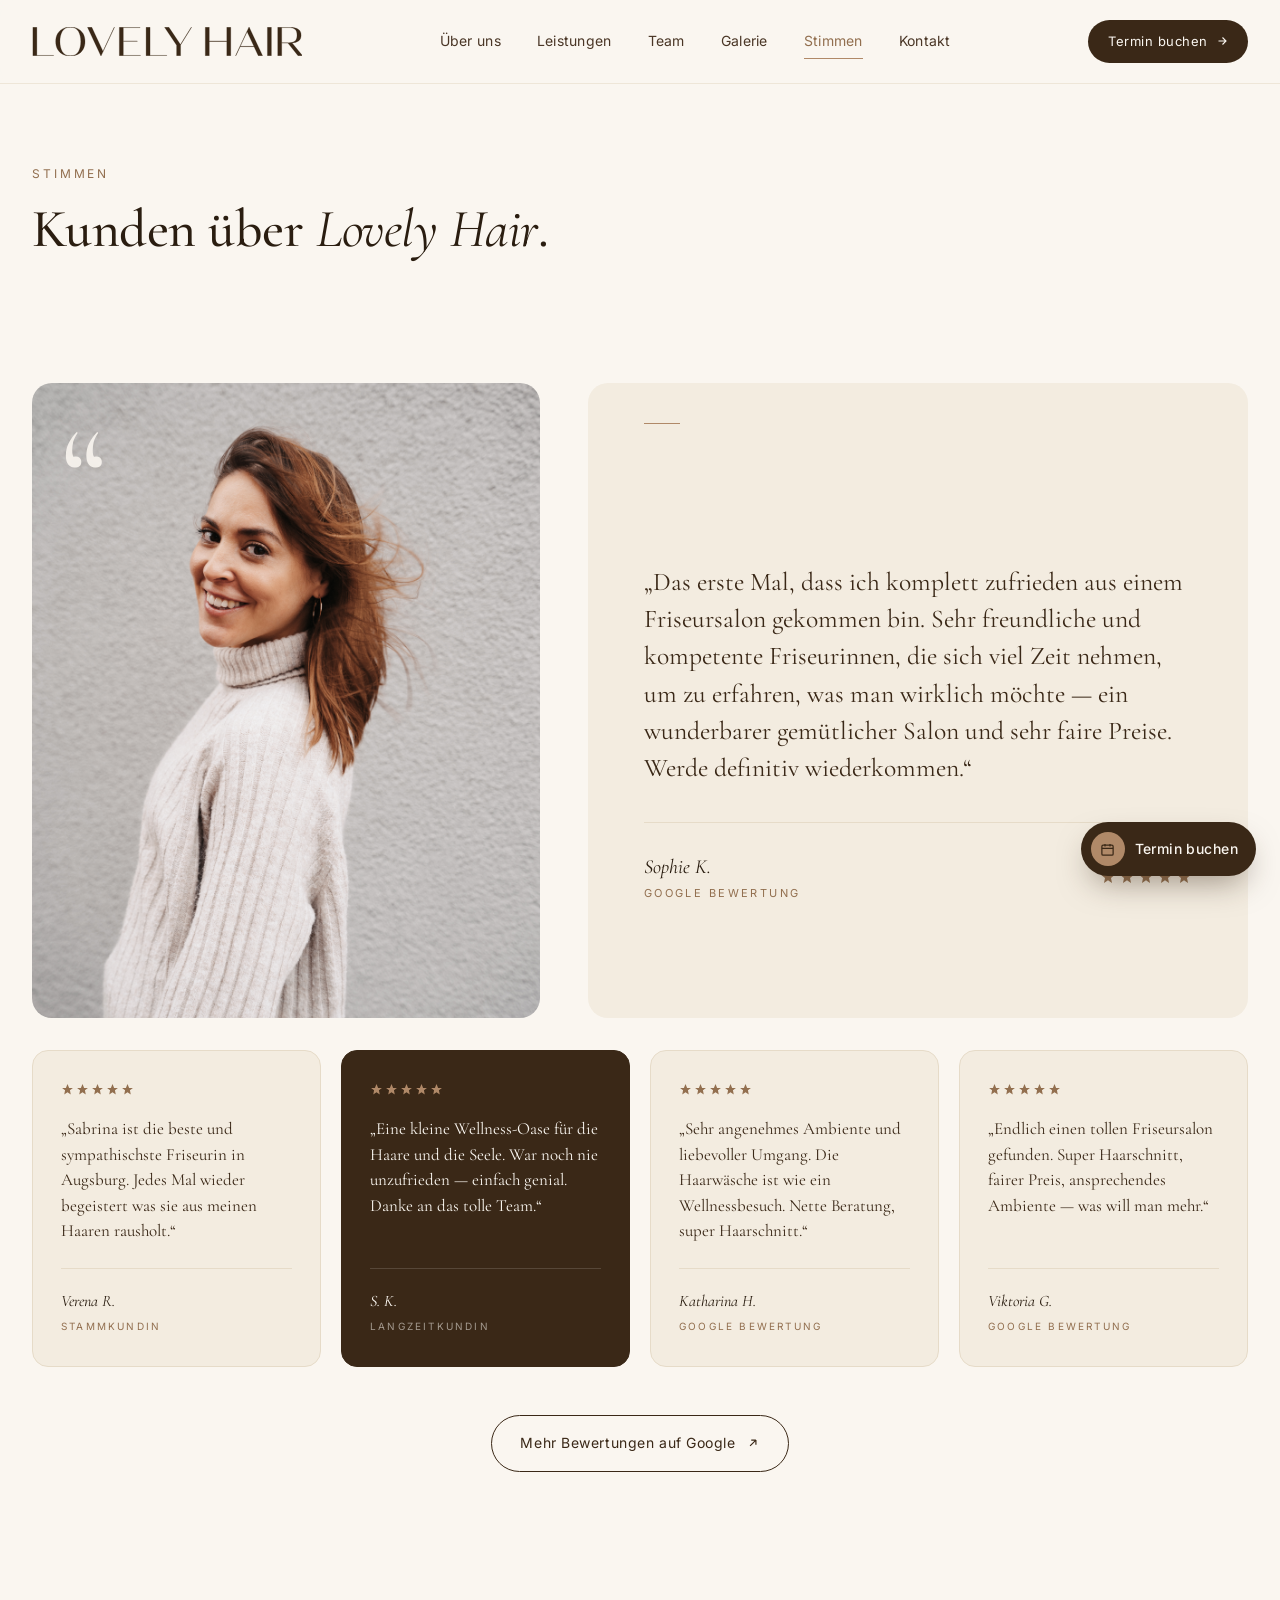
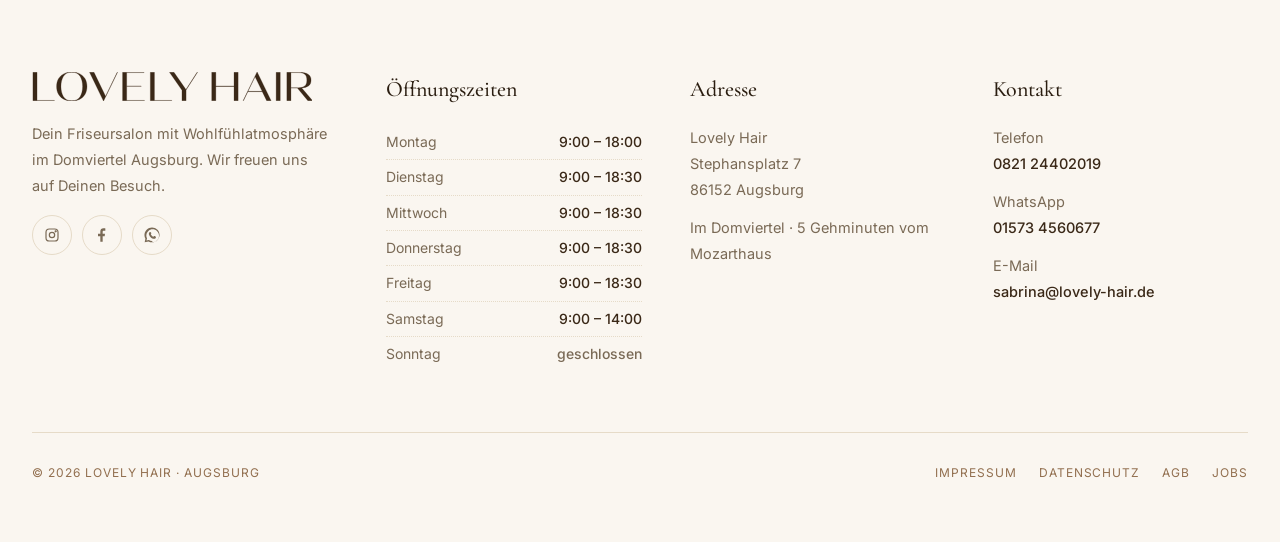
<file: stimmen.html>
<!doctype html>
<html lang="de">
<head>
<meta charset="utf-8" />
<meta name="viewport" content="width=device-width,initial-scale=1" />
<title>Kundenstimmen — Lovely Hair Augsburg</title>
<meta name="description" content="Bewertungen und Stimmen von Kundinnen und Kunden über den Friseursalon Lovely Hair in Augsburg." />
<link rel="preconnect" href="https://fonts.googleapis.com">
<link rel="preconnect" href="https://fonts.gstatic.com" crossorigin>
<link id="gfont-link" href="https://fonts.googleapis.com/css2?family=Cormorant+Garamond:ital,wght@0,400;0,500;0,600;0,700;1,400;1,500;1,600&family=Inter:wght@300;400;500;600&display=swap" rel="stylesheet">
<link rel="stylesheet" href="css/styles.css">

<script>
  window.__TWEAKS = /*EDITMODE-BEGIN*/{
    "typePairing": "cormorant-inter"
  }/*EDITMODE-END*/;
</script>
</head>
<body class="subpage">
<!-- ============ NAV ============ -->
<nav class="nav">
  <div class="nav-inner">
    <a href="index.html" class="brand">
      <div class="brand-mark">
        <img src="assets/logo.svg" alt="Lovely Hair" width="1605" height="168">
      </div>
    </a>
    <div class="nav-links">
      <a href="ueber-uns.html">Über uns</a>
      <a href="leistungen.html">Leistungen</a>
      <a href="team.html">Team</a>
      <a href="galerie.html">Galerie</a>
      <a href="stimmen.html" aria-current="page">Stimmen</a>
      <a href="kontakt.html">Kontakt</a>
    </div>
    <a class="nav-cta" href="https://book.timify.com/?accountId=58c97238664d201fd63be2a3&hideCloseButton=true" target="_blank">
      Termin buchen
      <svg viewBox="0 0 24 24" fill="none" stroke="currentColor" stroke-width="2.2"><path d="M5 12h14M13 5l7 7-7 7"/></svg>
    </a>
    <button class="burger" id="burger" aria-label="Menü öffnen" aria-expanded="false">
      <span></span><span></span><span></span>
    </button>
  </div>
</nav>
<header class="page-hero">
  <div class="container">
    <span class="section-eyebrow">Stimmen</span>
    <h1 class="display section-title">Kunden über <span class="italic">Lovely Hair</span>.</h1>
  </div>
</header>
<!-- ============ TESTIMONIALS ============ -->
<section class="testimonials" id="testimonials">
  <div class="container">

    <!-- Featured testimonial (Sophie K. — longest, most detailed) -->
    <div class="t-featured">
      <div class="t-featured-photo"><div style="background-image:url('images/testimonial-portrait.jpeg')"></div></div>
      <div class="t-featured-content">
        <p class="t-featured-quote">„Das erste Mal, dass ich komplett zufrieden aus einem Friseursalon gekommen bin. Sehr freundliche und kompetente Friseurinnen, die sich viel Zeit nehmen, um zu erfahren, was man wirklich möchte — ein wunderbarer gemütlicher Salon und sehr faire Preise. Werde definitiv wiederkommen.“</p>
        <div class="t-featured-meta">
          <div>
            <p class="t-featured-name">Sophie K.</p>
            <p class="t-featured-label">Google Bewertung</p>
          </div>
          <div class="t-featured-stars" aria-label="5 von 5 Sternen">
            <svg viewBox="0 0 24 24"><path d="M12 2l3 7h7l-5.5 4.5L18 21l-6-4-6 4 1.5-7.5L2 9h7z"/></svg>
            <svg viewBox="0 0 24 24"><path d="M12 2l3 7h7l-5.5 4.5L18 21l-6-4-6 4 1.5-7.5L2 9h7z"/></svg>
            <svg viewBox="0 0 24 24"><path d="M12 2l3 7h7l-5.5 4.5L18 21l-6-4-6 4 1.5-7.5L2 9h7z"/></svg>
            <svg viewBox="0 0 24 24"><path d="M12 2l3 7h7l-5.5 4.5L18 21l-6-4-6 4 1.5-7.5L2 9h7z"/></svg>
            <svg viewBox="0 0 24 24"><path d="M12 2l3 7h7l-5.5 4.5L18 21l-6-4-6 4 1.5-7.5L2 9h7z"/></svg>
          </div>
        </div>
      </div>
    </div>

    <!-- 4 equal testimonial cards -->
    <div class="t-grid">
      <div class="t-card-s">
        <div class="t-stars">
          <svg viewBox="0 0 24 24"><path d="M12 2l3 7h7l-5.5 4.5L18 21l-6-4-6 4 1.5-7.5L2 9h7z"/></svg>
          <svg viewBox="0 0 24 24"><path d="M12 2l3 7h7l-5.5 4.5L18 21l-6-4-6 4 1.5-7.5L2 9h7z"/></svg>
          <svg viewBox="0 0 24 24"><path d="M12 2l3 7h7l-5.5 4.5L18 21l-6-4-6 4 1.5-7.5L2 9h7z"/></svg>
          <svg viewBox="0 0 24 24"><path d="M12 2l3 7h7l-5.5 4.5L18 21l-6-4-6 4 1.5-7.5L2 9h7z"/></svg>
          <svg viewBox="0 0 24 24"><path d="M12 2l3 7h7l-5.5 4.5L18 21l-6-4-6 4 1.5-7.5L2 9h7z"/></svg>
        </div>
        <p class="t-text">„Sabrina ist die beste und sympathischste Friseurin in Augsburg. Jedes Mal wieder begeistert was sie aus meinen Haaren rausholt.“</p>
        <div class="t-foot">
          <p class="t-foot-name">Verena R.</p>
          <p class="t-foot-label">Stammkundin</p>
        </div>
      </div>

      <div class="t-card-s dark">
        <div class="t-stars">
          <svg viewBox="0 0 24 24"><path d="M12 2l3 7h7l-5.5 4.5L18 21l-6-4-6 4 1.5-7.5L2 9h7z"/></svg>
          <svg viewBox="0 0 24 24"><path d="M12 2l3 7h7l-5.5 4.5L18 21l-6-4-6 4 1.5-7.5L2 9h7z"/></svg>
          <svg viewBox="0 0 24 24"><path d="M12 2l3 7h7l-5.5 4.5L18 21l-6-4-6 4 1.5-7.5L2 9h7z"/></svg>
          <svg viewBox="0 0 24 24"><path d="M12 2l3 7h7l-5.5 4.5L18 21l-6-4-6 4 1.5-7.5L2 9h7z"/></svg>
          <svg viewBox="0 0 24 24"><path d="M12 2l3 7h7l-5.5 4.5L18 21l-6-4-6 4 1.5-7.5L2 9h7z"/></svg>
        </div>
        <p class="t-text">„Eine kleine Wellness-Oase für die Haare und die Seele. War noch nie unzufrieden — einfach genial. Danke an das tolle Team.“</p>
        <div class="t-foot">
          <p class="t-foot-name">S. K.</p>
          <p class="t-foot-label">Langzeitkundin</p>
        </div>
      </div>

      <div class="t-card-s">
        <div class="t-stars">
          <svg viewBox="0 0 24 24"><path d="M12 2l3 7h7l-5.5 4.5L18 21l-6-4-6 4 1.5-7.5L2 9h7z"/></svg>
          <svg viewBox="0 0 24 24"><path d="M12 2l3 7h7l-5.5 4.5L18 21l-6-4-6 4 1.5-7.5L2 9h7z"/></svg>
          <svg viewBox="0 0 24 24"><path d="M12 2l3 7h7l-5.5 4.5L18 21l-6-4-6 4 1.5-7.5L2 9h7z"/></svg>
          <svg viewBox="0 0 24 24"><path d="M12 2l3 7h7l-5.5 4.5L18 21l-6-4-6 4 1.5-7.5L2 9h7z"/></svg>
          <svg viewBox="0 0 24 24"><path d="M12 2l3 7h7l-5.5 4.5L18 21l-6-4-6 4 1.5-7.5L2 9h7z"/></svg>
        </div>
        <p class="t-text">„Sehr angenehmes Ambiente und liebevoller Umgang. Die Haarwäsche ist wie ein Wellnessbesuch. Nette Beratung, super Haarschnitt.“</p>
        <div class="t-foot">
          <p class="t-foot-name">Katharina H.</p>
          <p class="t-foot-label">Google Bewertung</p>
        </div>
      </div>

      <div class="t-card-s">
        <div class="t-stars">
          <svg viewBox="0 0 24 24"><path d="M12 2l3 7h7l-5.5 4.5L18 21l-6-4-6 4 1.5-7.5L2 9h7z"/></svg>
          <svg viewBox="0 0 24 24"><path d="M12 2l3 7h7l-5.5 4.5L18 21l-6-4-6 4 1.5-7.5L2 9h7z"/></svg>
          <svg viewBox="0 0 24 24"><path d="M12 2l3 7h7l-5.5 4.5L18 21l-6-4-6 4 1.5-7.5L2 9h7z"/></svg>
          <svg viewBox="0 0 24 24"><path d="M12 2l3 7h7l-5.5 4.5L18 21l-6-4-6 4 1.5-7.5L2 9h7z"/></svg>
          <svg viewBox="0 0 24 24"><path d="M12 2l3 7h7l-5.5 4.5L18 21l-6-4-6 4 1.5-7.5L2 9h7z"/></svg>
        </div>
        <p class="t-text">„Endlich einen tollen Friseursalon gefunden. Super Haarschnitt, fairer Preis, ansprechendes Ambiente — was will man mehr.“</p>
        <div class="t-foot">
          <p class="t-foot-name">Viktoria G.</p>
          <p class="t-foot-label">Google Bewertung</p>
        </div>
      </div>
    </div>

    <div class="t-cta">
      <a class="btn btn-ghost" href="https://goo.gl/maps/uHF2xhDNB3SZ5TPm6" target="_blank">
        Mehr Bewertungen auf Google
        <svg viewBox="0 0 24 24" fill="none" stroke="currentColor" stroke-width="2"><path d="M7 17L17 7M17 7H9M17 7v8"/></svg>
      </a>
    </div>
  </div>
</section>
<!-- ============ CONTACT / FOOTER ============ -->
<section class="contact-section" id="contact">
  <div class="container">
    <div class="contact-grid">
      <div class="contact-col contact-brand">
        <div class="brand-mark">
          <img src="assets/logo.svg" alt="Lovely Hair" width="1605" height="168">
        </div>
        <p>Dein Friseursalon mit Wohlfühl­atmosphäre im Domviertel Augsburg. Wir freuen uns auf Deinen Besuch.</p>
        <div class="social-row">
          <a class="social-btn" href="https://www.instagram.com/lovelyhair_augsburg/" target="_blank" aria-label="Instagram">
            <svg viewBox="0 0 24 24" fill="none" stroke="currentColor" stroke-width="1.8"><rect x="3" y="3" width="18" height="18" rx="5"/><circle cx="12" cy="12" r="4"/><circle cx="17.5" cy="6.5" r="0.8" fill="currentColor"/></svg>
          </a>
          <a class="social-btn" href="https://www.facebook.com/lovelyhairaugsburg/" target="_blank" aria-label="Facebook">
            <svg viewBox="0 0 24 24" fill="currentColor"><path d="M13 22v-8h3l0.5-4H13V7.5c0-1.2.3-2 2-2h2V2.2C16.7 2.1 15.5 2 14.2 2 11.4 2 9.5 3.7 9.5 6.9V10H6v4h3.5v8H13z"/></svg>
          </a>
          <a class="social-btn" href="https://wa.me/4915734560677" target="_blank" aria-label="WhatsApp">
            <svg viewBox="0 0 24 24" fill="currentColor"><path d="M20 4c-4.4-4.4-11.6-4.4-16 0-3.7 3.7-4.3 9.2-1.9 13.5L1 23l5.7-1.4c1.6.9 3.5 1.4 5.3 1.4 3 0 5.9-1.2 8-3.3 4.4-4.4 4.4-11.6 0-16zM12 20.9c-1.6 0-3.2-.4-4.6-1.3l-.3-.2-3.4.8.9-3.3-.2-.3C2.7 13.5 3.5 9 6.3 6.3c3.7-3.7 9.7-3.7 13.4 0 1.8 1.8 2.8 4.2 2.8 6.7 0 2.5-1 4.9-2.8 6.7-1.8 1.9-4.2 2.9-6.7 2.9zm5.2-7.1l-1.5-.4c-.4-.1-.6 0-.8.3l-.6.7c-.2.2-.3.2-.6.1-.8-.4-1.6-1-2.2-1.7-.5-.6-.9-1.3-1.2-2-.1-.3 0-.4.2-.6l.4-.5c.2-.2.2-.4.1-.6L10 8c-.2-.5-.3-.5-.6-.5H9c-.2 0-.5.2-.7.3-1 1-1.3 2.3-.9 3.6.6 1.8 1.7 3.4 3.2 4.6 1.1.9 2.4 1.6 3.7 1.8.5.1 1 .1 1.5 0 .8-.1 1.5-.7 1.9-1.4.2-.4.2-.8.1-1.2l-.1-.2c-.1-.1-.4-.2-.5-.2z"/></svg>
          </a>
        </div>
      </div>

      <div class="contact-col">
        <h4>Öffnungszeiten</h4>
        <div class="hours-row"><span>Montag</span><strong>9:00 – 18:00</strong></div>
        <div class="hours-row"><span>Dienstag</span><strong>9:00 – 18:30</strong></div>
        <div class="hours-row"><span>Mittwoch</span><strong>9:00 – 18:30</strong></div>
        <div class="hours-row"><span>Donnerstag</span><strong>9:00 – 18:30</strong></div>
        <div class="hours-row"><span>Freitag</span><strong>9:00 – 18:30</strong></div>
        <div class="hours-row"><span>Samstag</span><strong>9:00 – 14:00</strong></div>
        <div class="hours-row"><span>Sonntag</span><strong style="color:var(--muted);">geschlossen</strong></div>
      </div>

      <div class="contact-col">
        <h4>Adresse</h4>
        <p>
          Lovely Hair<br>
          Stephansplatz 7<br>
          86152 Augsburg
        </p>
        <p style="margin-top:12px;">Im Domviertel · 5 Gehminuten vom Mozarthaus</p>
      </div>

      <div class="contact-col">
        <h4>Kontakt</h4>
        <p>
          Telefon<br><a href="tel:+4982124402019"><strong style="color:var(--espresso); font-weight:500;">0821 24402019</strong></a>
        </p>
        <p style="margin-top:12px;">
          WhatsApp<br><a href="https://wa.me/4915734560677" target="_blank"><strong style="color:var(--espresso); font-weight:500;">01573 4560677</strong></a>
        </p>
        <p style="margin-top:12px;">
          E-Mail<br><a href="mailto:sabrina@lovely-hair.de"><strong style="color:var(--espresso); font-weight:500;">sabrina@lovely-hair.de</strong></a>
        </p>
      </div>
    </div>

    <div class="foot">
      <div>© 2026 Lovely Hair · Augsburg</div>
      <div class="foot-links">
        <a href="#">Impressum</a>
        <a href="#">Datenschutz</a>
        <a href="#">AGB</a>
        <a href="#">Jobs</a>
      </div>
    </div>
  </div>
</section>
<!-- ============ FLOATING BOOK CTA ============ -->
<a class="book-float" id="bookFloat" href="https://book.timify.com/?accountId=58c97238664d201fd63be2a3&hideCloseButton=true" target="_blank" aria-label="Jetzt Termin buchen">
  <span class="book-float-icon" aria-hidden="true">
    <svg viewBox="0 0 24 24" fill="none" stroke="currentColor" stroke-width="2"><rect x="3" y="5" width="18" height="16" rx="2"/><path d="M3 10h18M8 3v4M16 3v4"/></svg>
  </span>
  <span class="book-float-label">Termin buchen</span>
</a>


<script src="js/site.js"></script>
</body>
</html>
</file>
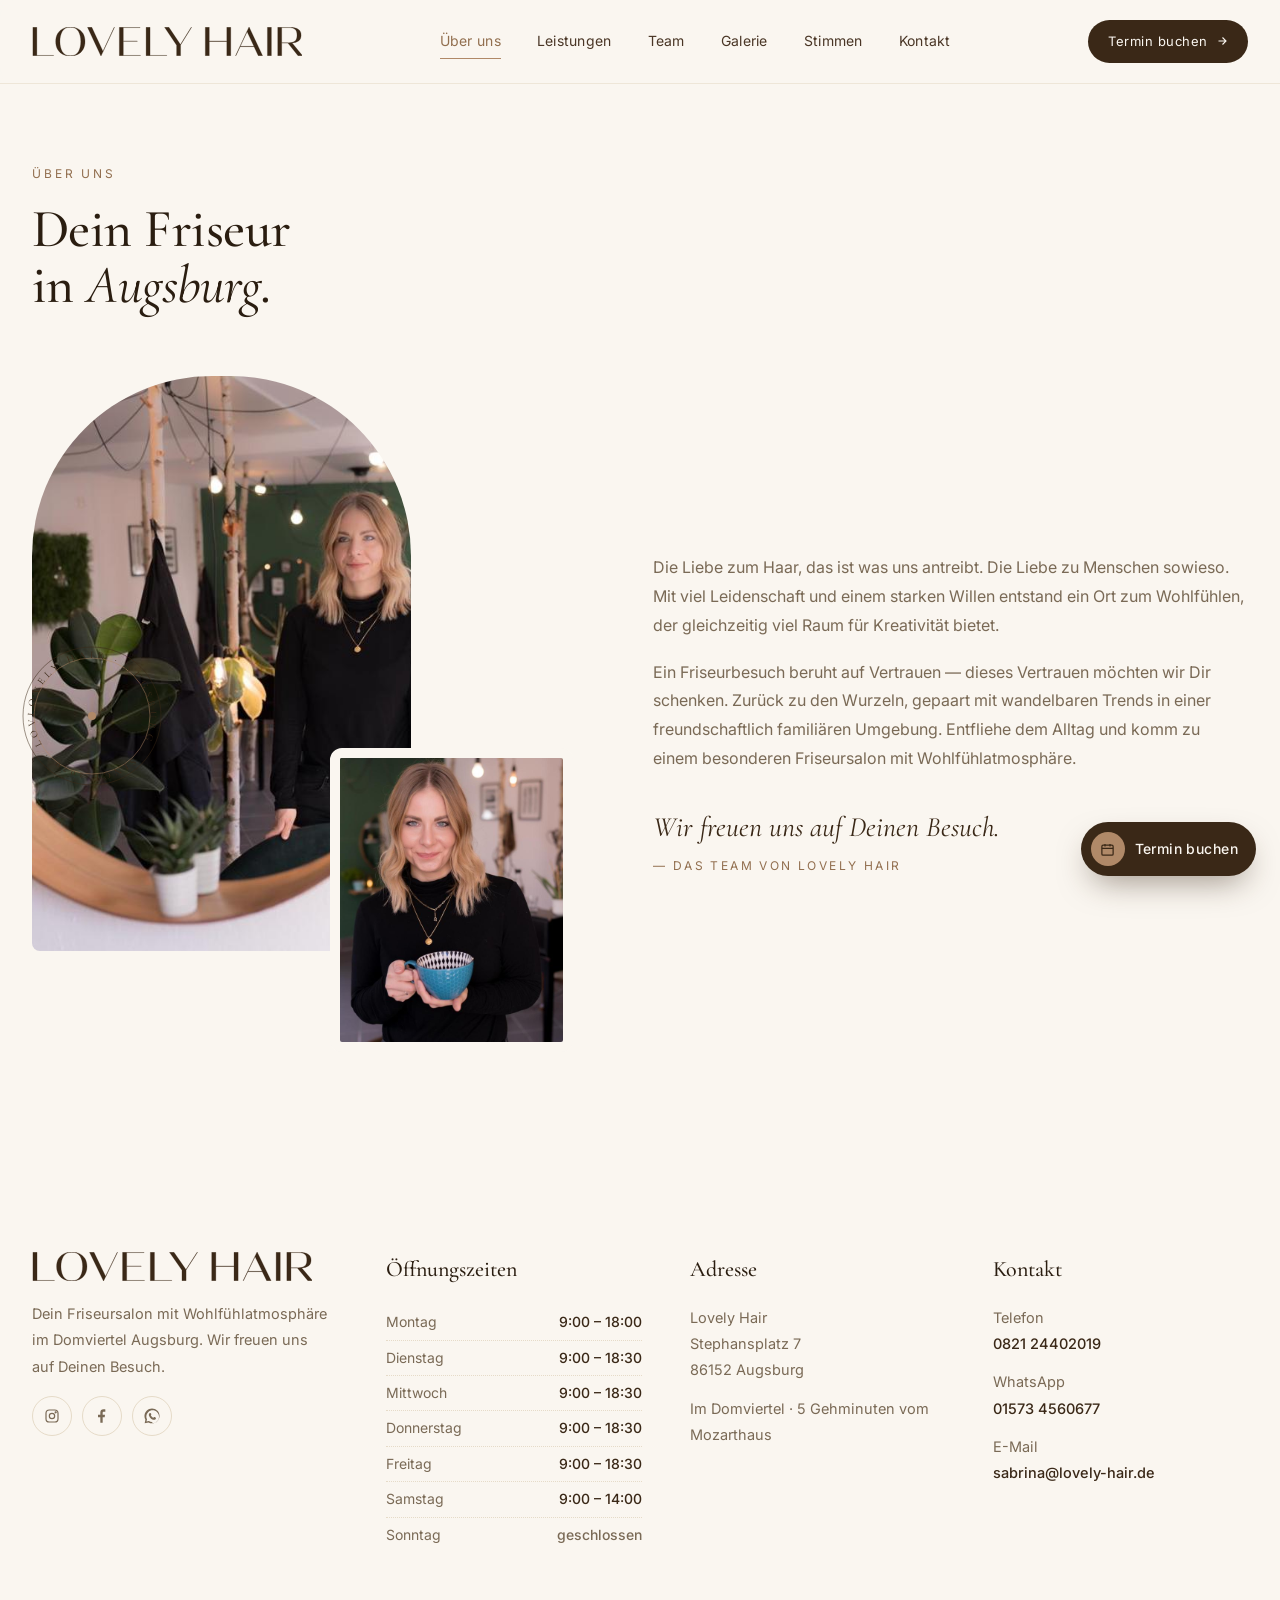
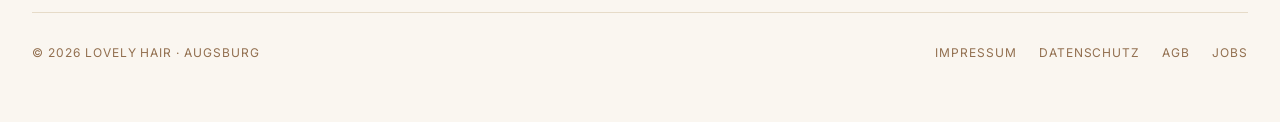
<file: ueber-uns.html>
<!doctype html>
<html lang="de">
<head>
<meta charset="utf-8" />
<meta name="viewport" content="width=device-width,initial-scale=1" />
<title>Über uns — Lovely Hair Augsburg</title>
<meta name="description" content="Die Liebe zum Haar treibt uns an. Lovely Hair ist Dein Friseursalon mit Wohlfühlatmosphäre im Augsburger Domviertel." />
<link rel="preconnect" href="https://fonts.googleapis.com">
<link rel="preconnect" href="https://fonts.gstatic.com" crossorigin>
<link id="gfont-link" href="https://fonts.googleapis.com/css2?family=Cormorant+Garamond:ital,wght@0,400;0,500;0,600;0,700;1,400;1,500;1,600&family=Inter:wght@300;400;500;600&display=swap" rel="stylesheet">
<link rel="stylesheet" href="css/styles.css">

<script>
  window.__TWEAKS = /*EDITMODE-BEGIN*/{
    "typePairing": "cormorant-inter"
  }/*EDITMODE-END*/;
</script>
</head>
<body class="subpage">
<!-- ============ NAV ============ -->
<nav class="nav">
  <div class="nav-inner">
    <a href="index.html" class="brand">
      <div class="brand-mark">
        <img src="assets/logo.svg" alt="Lovely Hair" width="1605" height="168">
      </div>
    </a>
    <div class="nav-links">
      <a href="ueber-uns.html" aria-current="page">Über uns</a>
      <a href="leistungen.html">Leistungen</a>
      <a href="team.html">Team</a>
      <a href="galerie.html">Galerie</a>
      <a href="stimmen.html">Stimmen</a>
      <a href="kontakt.html">Kontakt</a>
    </div>
    <a class="nav-cta" href="https://book.timify.com/?accountId=58c97238664d201fd63be2a3&hideCloseButton=true" target="_blank">
      Termin buchen
      <svg viewBox="0 0 24 24" fill="none" stroke="currentColor" stroke-width="2.2"><path d="M5 12h14M13 5l7 7-7 7"/></svg>
    </a>
    <button class="burger" id="burger" aria-label="Menü öffnen" aria-expanded="false">
      <span></span><span></span><span></span>
    </button>
  </div>
</nav>
<header class="page-hero">
  <div class="container">
    <span class="section-eyebrow">Über uns</span>
    <h1 class="display section-title">Dein Friseur<br>in <span class="italic">Augsburg</span>.</h1>
  </div>
</header>
<!-- ============ ABOUT ============ -->
<section class="about" id="about">
  <div class="container about-grid">
    <div class="about-visual">
      <div class="photo-main"><div style="background-image:url('images/about-main-salon.jpeg');background-size:cover;background-position:center;width:100%;height:100%"></div></div>
      <div class="photo-sub"><div style="background-image:url('images/about-sub-detail.jpeg');background-size:cover;background-position:center;width:100%;height:100%"></div></div>
      <div class="stamp">
        <svg viewBox="0 0 140 140">
          <defs>
            <path id="circle" d="M70,70 m-58,0 a58,58 0 1,1 116,0 a58,58 0 1,1 -116,0"/>
          </defs>
          <circle cx="70" cy="70" r="69" fill="none" stroke="#3a2817" stroke-width="0.5"/>
          <circle cx="70" cy="70" r="58" fill="none" stroke="#b08968" stroke-width="0.5"/>
          <text font-family="Cormorant Garamond" font-size="10" letter-spacing="4" fill="#3a2817">
            <textPath href="#circle">LOVELY HAIR · AUGSBURG · SINCE 2020 · LOVELY HAIR · AUGSBURG · </textPath>
          </text>
          <circle cx="70" cy="70" r="4" fill="#b08968"/>
        </svg>
      </div>
    </div>
    <div class="about-content">
      <p>
        Die Liebe zum Haar, das ist was uns antreibt. Die Liebe zu Menschen sowieso. Mit viel Leidenschaft und einem starken Willen entstand ein Ort zum Wohlfühlen, der gleichzeitig viel Raum für Kreativität bietet.
      </p>
      <p>
        Ein Friseurbesuch beruht auf Vertrauen — dieses Vertrauen möchten wir Dir schenken. Zurück zu den Wurzeln, gepaart mit wandelbaren Trends in einer freundschaftlich familiären Umgebung. Entfliehe dem Alltag und komm zu einem besonderen Friseursalon mit Wohlfühlatmosphäre.
      </p>
      <div class="about-sign">
        Wir freuen uns auf Deinen Besuch.
        <small>— das Team von Lovely Hair</small>
      </div>
    </div>
  </div>
</section>
<!-- ============ CONTACT / FOOTER ============ -->
<section class="contact-section" id="contact">
  <div class="container">
    <div class="contact-grid">
      <div class="contact-col contact-brand">
        <div class="brand-mark">
          <img src="assets/logo.svg" alt="Lovely Hair" width="1605" height="168">
        </div>
        <p>Dein Friseursalon mit Wohlfühl­atmosphäre im Domviertel Augsburg. Wir freuen uns auf Deinen Besuch.</p>
        <div class="social-row">
          <a class="social-btn" href="https://www.instagram.com/lovelyhair_augsburg/" target="_blank" aria-label="Instagram">
            <svg viewBox="0 0 24 24" fill="none" stroke="currentColor" stroke-width="1.8"><rect x="3" y="3" width="18" height="18" rx="5"/><circle cx="12" cy="12" r="4"/><circle cx="17.5" cy="6.5" r="0.8" fill="currentColor"/></svg>
          </a>
          <a class="social-btn" href="https://www.facebook.com/lovelyhairaugsburg/" target="_blank" aria-label="Facebook">
            <svg viewBox="0 0 24 24" fill="currentColor"><path d="M13 22v-8h3l0.5-4H13V7.5c0-1.2.3-2 2-2h2V2.2C16.7 2.1 15.5 2 14.2 2 11.4 2 9.5 3.7 9.5 6.9V10H6v4h3.5v8H13z"/></svg>
          </a>
          <a class="social-btn" href="https://wa.me/4915734560677" target="_blank" aria-label="WhatsApp">
            <svg viewBox="0 0 24 24" fill="currentColor"><path d="M20 4c-4.4-4.4-11.6-4.4-16 0-3.7 3.7-4.3 9.2-1.9 13.5L1 23l5.7-1.4c1.6.9 3.5 1.4 5.3 1.4 3 0 5.9-1.2 8-3.3 4.4-4.4 4.4-11.6 0-16zM12 20.9c-1.6 0-3.2-.4-4.6-1.3l-.3-.2-3.4.8.9-3.3-.2-.3C2.7 13.5 3.5 9 6.3 6.3c3.7-3.7 9.7-3.7 13.4 0 1.8 1.8 2.8 4.2 2.8 6.7 0 2.5-1 4.9-2.8 6.7-1.8 1.9-4.2 2.9-6.7 2.9zm5.2-7.1l-1.5-.4c-.4-.1-.6 0-.8.3l-.6.7c-.2.2-.3.2-.6.1-.8-.4-1.6-1-2.2-1.7-.5-.6-.9-1.3-1.2-2-.1-.3 0-.4.2-.6l.4-.5c.2-.2.2-.4.1-.6L10 8c-.2-.5-.3-.5-.6-.5H9c-.2 0-.5.2-.7.3-1 1-1.3 2.3-.9 3.6.6 1.8 1.7 3.4 3.2 4.6 1.1.9 2.4 1.6 3.7 1.8.5.1 1 .1 1.5 0 .8-.1 1.5-.7 1.9-1.4.2-.4.2-.8.1-1.2l-.1-.2c-.1-.1-.4-.2-.5-.2z"/></svg>
          </a>
        </div>
      </div>

      <div class="contact-col">
        <h4>Öffnungszeiten</h4>
        <div class="hours-row"><span>Montag</span><strong>9:00 – 18:00</strong></div>
        <div class="hours-row"><span>Dienstag</span><strong>9:00 – 18:30</strong></div>
        <div class="hours-row"><span>Mittwoch</span><strong>9:00 – 18:30</strong></div>
        <div class="hours-row"><span>Donnerstag</span><strong>9:00 – 18:30</strong></div>
        <div class="hours-row"><span>Freitag</span><strong>9:00 – 18:30</strong></div>
        <div class="hours-row"><span>Samstag</span><strong>9:00 – 14:00</strong></div>
        <div class="hours-row"><span>Sonntag</span><strong style="color:var(--muted);">geschlossen</strong></div>
      </div>

      <div class="contact-col">
        <h4>Adresse</h4>
        <p>
          Lovely Hair<br>
          Stephansplatz 7<br>
          86152 Augsburg
        </p>
        <p style="margin-top:12px;">Im Domviertel · 5 Gehminuten vom Mozarthaus</p>
      </div>

      <div class="contact-col">
        <h4>Kontakt</h4>
        <p>
          Telefon<br><a href="tel:+4982124402019"><strong style="color:var(--espresso); font-weight:500;">0821 24402019</strong></a>
        </p>
        <p style="margin-top:12px;">
          WhatsApp<br><a href="https://wa.me/4915734560677" target="_blank"><strong style="color:var(--espresso); font-weight:500;">01573 4560677</strong></a>
        </p>
        <p style="margin-top:12px;">
          E-Mail<br><a href="mailto:sabrina@lovely-hair.de"><strong style="color:var(--espresso); font-weight:500;">sabrina@lovely-hair.de</strong></a>
        </p>
      </div>
    </div>

    <div class="foot">
      <div>© 2026 Lovely Hair · Augsburg</div>
      <div class="foot-links">
        <a href="#">Impressum</a>
        <a href="#">Datenschutz</a>
        <a href="#">AGB</a>
        <a href="#">Jobs</a>
      </div>
    </div>
  </div>
</section>
<!-- ============ FLOATING BOOK CTA ============ -->
<a class="book-float" id="bookFloat" href="https://book.timify.com/?accountId=58c97238664d201fd63be2a3&hideCloseButton=true" target="_blank" aria-label="Jetzt Termin buchen">
  <span class="book-float-icon" aria-hidden="true">
    <svg viewBox="0 0 24 24" fill="none" stroke="currentColor" stroke-width="2"><rect x="3" y="5" width="18" height="16" rx="2"/><path d="M3 10h18M8 3v4M16 3v4"/></svg>
  </span>
  <span class="book-float-label">Termin buchen</span>
</a>


<script src="js/site.js"></script>
</body>
</html>
</file>
<file: css/styles.css>
:root {
    --cream: #faf6f0;
    --cream-2: #f3ece0;
    --cream-3: #ede4d3;
    --ink: #2a1d10;
    --espresso: #3a2817;
    --espresso-soft: #4a3626;
    --tan: #b08968;
    --tan-dark: #926f4f;
    --line: #e6dbc8;
    --muted: #7a6a56;

    --font-display: 'Cormorant Garamond', Georgia, serif;
    --font-body: 'Inter', -apple-system, BlinkMacSystemFont, sans-serif;
  }

  *, *::before, *::after { box-sizing: border-box; }
  html, body { margin: 0; padding: 0; }
  body {
    background: var(--cream);
    color: var(--ink);
    font-family: var(--font-body);
    font-size: 16px;
    line-height: 1.6;
    -webkit-font-smoothing: antialiased;
    text-rendering: optimizeLegibility;
    overflow-x: hidden;
  }

  a { color: inherit; text-decoration: none; }
  img { max-width: 100%; display: block; }

  .container {
    max-width: 1280px;
    margin: 0 auto;
    padding: 0 32px;
  }

  .display {
    font-family: var(--font-display);
    font-weight: 500;
    letter-spacing: -0.01em;
    line-height: 1.05;
  }
  .italic { font-style: italic; font-weight: 400; }

  /* ===== NAV ===== */
  .nav {
    position: sticky; top: 0; z-index: 40;
    background: rgba(250, 246, 240, 0.85);
    backdrop-filter: saturate(140%) blur(10px);
    -webkit-backdrop-filter: saturate(140%) blur(10px);
    border-bottom: 1px solid rgba(230, 219, 200, 0.6);
  }
  .nav-inner {
    display: flex; align-items: center; justify-content: space-between;
    padding: 20px 32px;
    max-width: 1440px; margin: 0 auto;
  }
  .brand {
    display: flex; align-items: center; gap: 14px;
  }
  .brand-mark {
    width: 270px;
    flex-shrink: 0;
  }
  .brand-mark img,
  .brand-mark svg {
    width: 100%;
    height: auto;
    display: block;
    shape-rendering: geometricPrecision;
  }

  .nav-links {
    display: flex; gap: 36px;
    font-size: 14px;
    letter-spacing: 0.02em;
    color: var(--espresso-soft);
  }
  .nav-links a {
    position: relative;
    transition: color .2s ease;
  }
  .nav-links a:hover,
  .nav-links a[aria-current="page"] { color: var(--tan-dark); }
  .nav-links a::after {
    content: ""; position: absolute; left: 0; right: 0; bottom: -6px;
    height: 1px; background: var(--tan);
    transform: scaleX(0); transform-origin: left;
    transition: transform .3s ease;
  }
  .nav-links a:hover::after,
  .nav-links a[aria-current="page"]::after { transform: scaleX(1); }

  .nav-cta {
    display: inline-flex; align-items: center; gap: 8px;
    padding: 11px 20px;
    background: var(--espresso);
    color: var(--cream);
    border-radius: 999px;
    font-size: 13px;
    letter-spacing: 0.04em;
    transition: background .2s ease, transform .2s ease;
  }
  .nav-cta:hover { background: var(--ink); transform: translateY(-1px); }
  .nav-cta svg { width: 12px; height: 12px; }

  .burger { display: none; }

  /* ===== HERO ===== */
  .hero {
    position: relative;
    padding: 80px 0 120px;
    overflow: hidden;
  }
  .hero-grid {
    display: grid;
    grid-template-columns: 1.05fr 1fr;
    gap: 80px;
    align-items: center;
  }
  .hero-eyebrow {
    display: inline-flex; align-items: center; gap: 10px;
    font-family: var(--font-body);
    font-size: 12px;
    font-weight: 500;
    letter-spacing: 0.2em;
    text-transform: uppercase;
    color: var(--tan-dark);
    margin: 0 0 28px;
  }
  .hero-eyebrow::before {
    content: ""; display: inline-block;
    width: 28px; height: 1px; background: var(--tan);
  }
  .hero-title {
    position: relative;
    font-size: clamp(44px, 6.2vw, 92px);
    font-weight: 500;
    color: var(--ink);
    margin: 0 0 28px;
  }
  .hero-title .italic {
    color: var(--espresso);
  }
  .hero-sub {
    max-width: 480px;
    color: var(--muted);
    font-size: 17px;
    line-height: 1.65;
    margin-bottom: 40px;
  }
  .hero-ctas {
    display: flex; gap: 14px; flex-wrap: wrap;
  }
  .btn {
    display: inline-flex; align-items: center; gap: 10px;
    padding: 16px 28px;
    border-radius: 999px;
    font-size: 14px;
    letter-spacing: 0.04em;
    cursor: pointer; border: 1px solid transparent;
    transition: all .2s ease;
    font-family: var(--font-body);
  }
  .btn-primary {
    background: var(--espresso);
    color: var(--cream);
  }
  .btn-primary:hover { background: var(--ink); transform: translateY(-1px); }
  .btn-ghost {
    background: transparent;
    border-color: var(--espresso);
    color: var(--espresso);
  }
  .btn-ghost:hover { background: var(--espresso); color: var(--cream); }
  .btn svg { width: 14px; height: 14px; }

  /* Hero portrait carousel */
  .hero-stage {
    position: relative;
    aspect-ratio: 4 / 5;
    border-radius: 220px 220px 28px 28px;
    background: var(--espresso);
    padding: 14px;
    box-shadow: 0 30px 80px -30px rgba(58, 40, 23, 0.35);
  }
  .hero-frame {
    position: relative;
    width: 100%; height: 100%;
    border-radius: 208px 208px 18px 18px;
    overflow: hidden;
    background: var(--cream-3);
    touch-action: pan-y;
    user-select: none;
  }
  .hero-nav {
    position: absolute;
    top: 50%;
    transform: translateY(-50%);
    z-index: 4;
    width: 44px; height: 44px;
    border: 1px solid rgba(250, 246, 240, 0.7);
    background: rgba(42, 29, 16, 0.58);
    color: var(--cream);
    border-radius: 50%;
    cursor: pointer;
    display: grid; place-items: center;
    backdrop-filter: blur(8px);
    -webkit-backdrop-filter: blur(8px);
    transition: background .2s ease, transform .2s ease;
    padding: 0;
  }
  .hero-nav:hover { background: rgba(42, 29, 16, 0.82); transform: translateY(-50%) scale(1.05); }
  .hero-nav svg { width: 16px; height: 16px; }
  .hero-nav-prev { left: 16px; }
  .hero-nav-next { right: 16px; }
  .hero-slide {
    position: absolute; inset: 0;
    opacity: 0;
    transform: scale(1.04);
    transition: opacity 1.2s ease, transform 6s ease-out;
  }
  .hero-slide.is-active {
    opacity: 1;
    transform: scale(1);
  }
  .hero-slide > div {
    width: 100%; height: 100%;
    background-size: cover;
    background-position: center;
  }
  .hero-dots {
    position: absolute;
    bottom: 28px; left: 50%;
    transform: translateX(-50%);
    display: flex; gap: 8px;
    z-index: 2;
  }
  .hero-dot {
    width: 28px; height: 2px;
    background: rgba(250, 246, 240, 0.4);
    border-radius: 2px;
    cursor: pointer;
    overflow: hidden;
    position: relative;
  }
  .hero-dot.is-active::after {
    content: ""; position: absolute; inset: 0;
    background: var(--cream);
    animation: dotFill 5s linear forwards;
  }
  @keyframes dotFill {
    from { transform: translateX(-100%); }
    to { transform: translateX(0); }
  }

  .hero-badge {
    position: absolute;
    top: 40px; left: -40px;
    width: 110px; height: 110px;
    border-radius: 50%;
    background: var(--cream-2);
    border: 1px solid var(--line);
    display: grid; place-items: center;
    text-align: center;
    font-family: var(--font-display);
    font-style: italic;
    color: var(--espresso);
    font-size: 14px;
    line-height: 1.2;
    padding: 10px;
    z-index: 3;
    animation: floatY 6s ease-in-out infinite;
  }
  .hero-badge::before, .hero-badge::after {
    content: ""; position: absolute;
    border-radius: 50%;
    border: 1px dashed var(--tan);
    opacity: 0.5;
  }
  .hero-badge::before {
    inset: -8px;
  }
  @keyframes floatY {
    0%,100% { transform: translateY(0); }
    50% { transform: translateY(-10px); }
  }
  .hero-badge strong { display: block; font-family: var(--font-body); font-style: normal; font-size: 18px; font-weight: 500; color: var(--tan-dark); }

  .hero-ornament {
    position: absolute;
    right: -80px; top: 40%;
    width: 200px; height: 200px;
    opacity: 0.08;
    pointer-events: none;
  }
  .hero-big-type {
    position: absolute;
    left: -30px; bottom: -80px;
    font-family: var(--font-display);
    font-style: italic;
    font-size: 200px;
    color: var(--cream-3);
    opacity: 0.55;
    line-height: 1;
    pointer-events: none;
    z-index: -1;
    letter-spacing: -0.03em;
  }

  /* ===== MARQUEE ===== */
  .marquee {
    border-top: 1px solid var(--line);
    border-bottom: 1px solid var(--line);
    background: var(--cream-2);
    padding: 22px 0;
    overflow: hidden;
  }
  .marquee-track {
    display: flex; gap: 72px;
    white-space: nowrap;
    animation: marquee 40s linear infinite;
    font-family: var(--font-display);
    font-style: italic;
    color: var(--espresso);
    font-size: 26px;
  }
  .marquee-item { display: inline-flex; align-items: center; gap: 72px; }
  .marquee-item::after {
    content: ""; width: 6px; height: 6px; border-radius: 50%;
    background: var(--tan);
    display: inline-block;
  }
  @keyframes marquee {
    from { transform: translateX(0); }
    to { transform: translateX(-50%); }
  }

  /* ===== SECTIONS ===== */
  section { padding: 120px 0; }

  .section-eyebrow {
    display: block;
    font-size: 12px;
    letter-spacing: 0.24em;
    text-transform: uppercase;
    color: var(--tan-dark);
    margin-bottom: 18px;
  }
  .section-title {
    font-size: clamp(34px, 4.2vw, 58px);
    margin: 0 0 20px;
    color: var(--ink);
  }
  .section-lead {
    color: var(--muted);
    font-size: 17px;
    line-height: 1.7;
    max-width: 620px;
  }
  .section-head.center { text-align: center; }
  .section-head.center .section-eyebrow::before {
    content: ""; display: inline-block; width: 28px; height: 1px;
    background: var(--tan); vertical-align: middle;
    margin-right: 10px;
  }
  .section-head.center .section-eyebrow::after {
    content: ""; display: inline-block; width: 28px; height: 1px;
    background: var(--tan); vertical-align: middle;
    margin-left: 10px;
  }
  .section-head.center .section-lead { margin: 0 auto; }

  /* ===== ABOUT ===== */
  .about {
    background: var(--cream);
  }
  .about-grid {
    display: grid;
    grid-template-columns: 1fr 1.1fr;
    gap: 80px;
    align-items: center;
  }
  .about-visual {
    position: relative;
    aspect-ratio: 4/5;
  }
  .about-visual .photo-main {
    position: absolute;
    inset: 0 30% 15% 0;
    background: var(--cream-3);
    border-radius: 180px 180px 8px 8px;
    overflow: hidden;
  }
  .about-visual .photo-sub {
    position: absolute;
    right: 0; bottom: 0;
    width: 45%; height: 45%;
    background: var(--cream-3);
    border-radius: 12px;
    overflow: hidden;
    border: 10px solid var(--cream);
  }
  .about-visual .photo-main > div,
  .about-visual .photo-sub > div {
    width: 100%; height: 100%;
    background-size: cover; background-position: center;
  }
  .about-visual .stamp {
    position: absolute;
    left: -10px; top: 40%;
    width: 140px; height: 140px;
  }
  .about-visual .stamp svg { width: 100%; height: 100%; animation: rotate 30s linear infinite; }
  @keyframes rotate { to { transform: rotate(360deg); } }
  .about-content p {
    color: var(--muted); line-height: 1.8; font-size: 16px;
    margin: 0 0 18px;
  }
  .about-sign {
    margin-top: 32px;
    font-family: var(--font-display);
    font-style: italic;
    font-size: 28px;
    color: var(--espresso);
  }
  .about-sign small {
    display: block;
    font-family: var(--font-body);
    font-style: normal;
    font-size: 12px;
    letter-spacing: 0.2em;
    text-transform: uppercase;
    color: var(--tan-dark);
    margin-top: 6px;
  }

  /* ===== SERVICES ===== */
  .services {
    background: var(--cream-2);
    border-top: 1px solid var(--line);
    border-bottom: 1px solid var(--line);
  }
  .services-head {
    display: grid;
    grid-template-columns: 1fr 1fr;
    gap: 60px;
    align-items: end;
    margin-bottom: 60px;
  }
  .services-grid {
    display: grid;
    grid-template-columns: repeat(4, 1fr);
    gap: 24px;
  }
  .service-card {
    background: var(--cream);
    border: 1px solid var(--line);
    border-radius: 20px;
    padding: 36px 28px 28px;
    transition: transform .3s ease, box-shadow .3s ease, border-color .3s ease;
    position: relative;
    overflow: hidden;
  }
  .service-card:hover {
    transform: translateY(-4px);
    box-shadow: 0 24px 50px -30px rgba(58, 40, 23, 0.3);
    border-color: var(--tan);
  }
  .service-icon {
    width: 58px; height: 58px;
    border-radius: 50%;
    background: var(--cream-3);
    display: grid; place-items: center;
    margin-bottom: 24px;
    border: 1px solid var(--line);
  }
  .service-icon svg { width: 26px; height: 26px; color: var(--espresso); }
  .service-name {
    font-family: var(--font-display);
    font-size: 28px;
    font-weight: 500;
    color: var(--ink);
    margin: 0 0 10px;
  }
  .service-desc {
    color: var(--muted);
    font-size: 14px;
    line-height: 1.6;
    margin: 0 0 24px;
  }
  .service-price {
    display: flex; align-items: baseline; justify-content: space-between;
    padding-top: 20px;
    border-top: 1px dashed var(--line);
    font-size: 13px;
    color: var(--espresso);
  }
  .service-price strong {
    font-family: var(--font-display);
    font-size: 22px;
    font-weight: 500;
  }

  /* ===== TEAM ===== */
  .team {
    background: var(--cream);
  }
  .team-head { text-align: center; margin-bottom: 72px; }
  .team-grid {
    display: grid;
    grid-template-columns: repeat(5, 1fr);
    gap: 24px;
  }
  .stylist {
    cursor: pointer;
  }
  .stylist-portrait {
    position: relative;
    aspect-ratio: 3/4;
    border-radius: 999px 999px 14px 14px;
    background: var(--cream-3);
    overflow: hidden;
    margin-bottom: 20px;
    transition: transform .4s ease;
  }
  .stylist:hover .stylist-portrait { transform: translateY(-6px); }
  .stylist-portrait > div {
    width: 100%; height: 100%;
    background-size: cover; background-position: center top;
    transition: transform .8s ease;
  }
  .stylist:hover .stylist-portrait > div { transform: scale(1.05); }
  .stylist-portrait::after {
    content: ""; position: absolute; inset: 6px;
    border: 1px solid rgba(250, 246, 240, 0.4);
    border-radius: inherit;
    pointer-events: none;
  }
  .stylist-name {
    font-family: var(--font-display);
    font-size: 26px;
    font-weight: 500;
    margin: 0 0 4px;
    color: var(--ink);
  }
  .stylist-role {
    font-size: 12px;
    letter-spacing: 0.16em;
    text-transform: uppercase;
    color: var(--tan-dark);
    margin: 0 0 12px;
  }
  .stylist-bio {
    font-size: 13.5px;
    line-height: 1.6;
    color: var(--muted);
    margin: 0;
  }

  /* ===== GALLERY ===== */
  .gallery {
    background: var(--cream-2);
    padding: 80px 0 100px;
    border-top: 1px solid var(--line);
    border-bottom: 1px solid var(--line);
  }
  .gallery-head {
    display: flex; align-items: end; justify-content: space-between;
    margin-bottom: 48px; gap: 40px;
  }
  .gallery-strip {
    display: grid;
    grid-template-columns: repeat(6, 1fr);
    gap: 12px;
  }
  .gallery-item {
    aspect-ratio: 3/4;
    background: var(--cream-3);
    border-radius: 8px;
    overflow: hidden;
    position: relative;
    cursor: pointer;
    transition: transform .3s ease;
  }
  .gallery-item:hover { transform: translateY(-4px); }
  .gallery-item.tall { aspect-ratio: 3/4; }
  .gallery-item > div {
    width: 100%; height: 100%;
    background-size: cover; background-position: center;
    transition: transform .6s ease;
  }
  .gallery-item:hover > div { transform: scale(1.05); }

  /* ===== TESTIMONIALS ===== */
  .testimonials { background: var(--cream); }

  /* Featured testimonial: portrait left, large quote right */
  .t-featured {
    display: grid;
    grid-template-columns: 1fr 1.3fr;
    gap: 48px;
    align-items: stretch;
    margin-top: 64px;
    margin-bottom: 24px;
  }
  .t-featured-photo {
    aspect-ratio: 4/5;
    background: var(--cream-3);
    border-radius: 20px;
    overflow: hidden;
    position: relative;
  }
  .t-featured-photo > div {
    width: 100%; height: 100%;
    background-size: cover; background-position: center;
    transition: transform 1.2s ease;
  }
  .t-featured-photo:hover > div { transform: scale(1.04); }
  .t-featured-photo::before {
    content: "“";
    position: absolute;
    top: 24px; left: 28px;
    font-family: var(--font-display);
    font-size: 140px;
    line-height: 1;
    color: var(--cream);
    opacity: 0.9;
    z-index: 2;
    pointer-events: none;
  }
  .t-featured-content {
    background: var(--cream-2);
    border-radius: 20px;
    padding: 56px 56px 40px;
    display: flex;
    flex-direction: column;
    justify-content: center;
    position: relative;
  }
  .t-featured-content::before {
    content: "";
    position: absolute;
    top: 40px; left: 56px;
    width: 36px; height: 1px;
    background: var(--tan);
  }
  .t-featured-quote {
    font-family: var(--font-display);
    font-weight: 400;
    font-size: clamp(22px, 2vw, 28px);
    line-height: 1.45;
    color: var(--espresso);
    margin: 48px 0 36px;
  }
  .t-featured-meta {
    display: flex;
    align-items: center;
    gap: 16px;
    padding-top: 28px;
    border-top: 1px solid var(--line);
  }
  .t-featured-name {
    font-family: var(--font-display);
    font-style: italic;
    font-size: 20px;
    color: var(--ink);
    margin: 0;
  }
  .t-featured-label {
    font-size: 11px;
    letter-spacing: 0.22em;
    text-transform: uppercase;
    color: var(--tan-dark);
    margin: 2px 0 0;
  }
  .t-featured-stars {
    margin-left: auto;
    display: flex;
    gap: 3px;
    color: var(--tan-dark);
  }
  .t-featured-stars svg { width: 16px; height: 16px; fill: currentColor; }

  /* 4-card grid of shorter quotes */
  .t-grid {
    display: grid;
    grid-template-columns: repeat(4, 1fr);
    gap: 20px;
    margin-top: 32px;
  }
  .t-card-s {
    background: var(--cream-2);
    border: 1px solid var(--line);
    border-radius: 16px;
    padding: 32px 28px;
    display: flex;
    flex-direction: column;
    min-height: 260px;
  }
  .t-card-s.dark {
    background: var(--espresso);
    border-color: var(--espresso);
    color: var(--cream);
  }
  .t-card-s .t-stars {
    display: flex;
    gap: 2px;
    color: var(--tan-dark);
    margin-bottom: 20px;
  }
  .t-card-s.dark .t-stars { color: var(--tan); }
  .t-card-s .t-stars svg { width: 13px; height: 13px; fill: currentColor; }
  .t-card-s .t-text {
    font-family: var(--font-display);
    font-weight: 400;
    font-size: 17px;
    line-height: 1.5;
    color: var(--espresso);
    margin: 0 0 auto;
    flex: 1;
  }
  .t-card-s.dark .t-text { color: var(--cream); }
  .t-card-s .t-foot {
    padding-top: 20px;
    margin-top: 24px;
    border-top: 1px solid var(--line);
  }
  .t-card-s.dark .t-foot { border-top-color: rgba(250,246,240,0.15); }
  .t-card-s .t-foot-name {
    font-family: var(--font-display);
    font-style: italic;
    font-size: 16px;
    color: var(--ink);
    margin: 0;
  }
  .t-card-s.dark .t-foot-name { color: var(--cream); }
  .t-card-s .t-foot-label {
    font-size: 10px;
    letter-spacing: 0.22em;
    text-transform: uppercase;
    color: var(--tan-dark);
    margin: 4px 0 0;
  }
  .t-card-s.dark .t-foot-label { color: rgba(250,246,240,0.55); }

  .t-cta { text-align: center; margin-top: 48px; }

  /* ===== FAQ ===== */
  .faq { background: var(--cream-2); border-top: 1px solid var(--line); border-bottom: 1px solid var(--line); }
  .faq-grid {
    display: grid;
    grid-template-columns: 1fr 1.4fr;
    gap: 80px;
    align-items: start;
  }
  .faq-list {
    display: flex; flex-direction: column; gap: 14px;
  }
  .faq-item {
    background: var(--cream);
    border: 1px solid var(--line);
    border-radius: 16px;
    overflow: hidden;
    transition: border-color .3s ease;
  }
  .faq-item[open] { border-color: var(--tan); }
  .faq-item summary {
    list-style: none;
    cursor: pointer;
    padding: 24px 28px;
    display: flex; align-items: center; justify-content: space-between;
    font-family: var(--font-display);
    font-size: 22px;
    color: var(--ink);
    font-weight: 500;
  }
  .faq-item summary::-webkit-details-marker { display: none; }
  .faq-plus {
    width: 28px; height: 28px;
    border: 1px solid var(--line);
    border-radius: 50%;
    position: relative;
    flex-shrink: 0;
    transition: background .3s ease, transform .3s ease;
  }
  .faq-plus::before, .faq-plus::after {
    content: ""; position: absolute; inset: 0;
    margin: auto;
    background: var(--espresso);
    transition: transform .3s ease, background .3s ease;
  }
  .faq-plus::before { width: 10px; height: 1px; }
  .faq-plus::after { width: 1px; height: 10px; }
  .faq-item[open] .faq-plus { background: var(--espresso); transform: rotate(90deg); }
  .faq-item[open] .faq-plus::before { background: var(--cream); }
  .faq-item[open] .faq-plus::after { transform: rotate(90deg); background: var(--cream); }
  .faq-body {
    padding: 0 28px 28px;
    color: var(--muted);
    line-height: 1.7;
    font-size: 15px;
  }

  /* ===== CONTACT / FOOTER ===== */
  .contact-section {
    background: var(--cream);
    padding: 120px 0 60px;
  }
  .contact-grid {
    display: grid;
    grid-template-columns: 1.2fr 1fr 1fr 1fr;
    gap: 48px;
    padding-bottom: 60px;
    border-bottom: 1px solid var(--line);
  }
  .contact-col h4 {
    font-family: var(--font-display);
    font-size: 22px;
    font-weight: 500;
    margin: 0 0 18px;
    color: var(--ink);
  }
  .contact-col p, .contact-col a {
    color: var(--muted);
    font-size: 14.5px;
    line-height: 1.8;
    margin: 0;
  }
  .contact-col a:hover { color: var(--espresso); }
  .hours-row {
    display: flex; justify-content: space-between;
    padding: 6px 0;
    border-bottom: 1px dotted var(--line);
    font-size: 14px;
    color: var(--muted);
  }
  .hours-row:last-child { border-bottom: 0; }
  .hours-row strong { color: var(--espresso); font-weight: 500; }

  .contact-brand .brand-mark { width: 280px; margin-bottom: 20px; }

  /* ===== SUBPAGE HEADER ===== */
  .page-hero {
    padding: 80px 0 10px;
  }
  .page-hero .section-title { margin-bottom: 12px; }
  .page-hero .section-lead { margin-top: 8px; }
  body.subpage .contact-section { padding-top: 80px; }
  body.subpage .page-hero + section { padding-top: 40px; }

  @media (max-width: 1200px) {
    .brand-mark { width: 230px; }
    .nav-links { gap: 22px; }
  }
  .contact-brand p { max-width: 300px; }

  .social-row {
    display: flex; gap: 10px; margin-top: 16px;
  }
  .social-btn {
    width: 40px; height: 40px;
    border: 1px solid var(--line);
    border-radius: 50%;
    display: grid; place-items: center;
    color: var(--espresso);
    transition: all .2s ease;
  }
  .social-btn:hover { background: var(--espresso); color: var(--cream); border-color: var(--espresso); }
  .social-btn svg { width: 16px; height: 16px; }

  .foot {
    display: flex; justify-content: space-between; align-items: center;
    padding-top: 30px;
    font-size: 12px; letter-spacing: 0.08em;
    color: var(--tan-dark);
    text-transform: uppercase;
  }
  .foot-links { display: flex; gap: 22px; }
  .foot-links a:hover { color: var(--espresso); }

  /* ===== FLOATING BOOK BUTTON ===== */
  .book-float {
    position: fixed;
    right: 24px; bottom: 24px;
    z-index: 50;
    display: inline-flex; align-items: center; gap: 10px;
    padding: 10px 18px 10px 10px;
    background: var(--espresso);
    color: var(--cream);
    border-radius: 999px;
    font-size: 14px;
    letter-spacing: 0.03em;
    box-shadow: 0 14px 32px -10px rgba(58, 40, 23, 0.5);
    transition: background .2s ease, transform .2s ease;
    font-family: var(--font-body);
    font-weight: 500;
    animation: pulseGlow 3.2s ease-in-out infinite;
  }
  @keyframes pulseGlow {
    0%,100% { box-shadow: 0 14px 32px -10px rgba(58,40,23,0.5), 0 0 0 0 rgba(176, 137, 104, 0.35); }
    50%     { box-shadow: 0 14px 32px -10px rgba(58,40,23,0.5), 0 0 0 12px rgba(176, 137, 104, 0); }
  }
  .book-float:hover {
    background: var(--ink);
    transform: translateY(-2px);
  }
  .book-float-icon {
    width: 34px; height: 34px;
    border-radius: 50%;
    background: var(--tan);
    display: grid; place-items: center;
    flex-shrink: 0;
  }
  .book-float-icon svg { width: 15px; height: 15px; color: var(--espresso); }
  .book-float-label { white-space: nowrap; }

  /* ===== Tweaks Panel ===== */
  .tweaks-panel {
    position: fixed;
    right: 28px; top: 100px;
    z-index: 60;
    background: var(--cream);
    border: 1px solid var(--line);
    border-radius: 16px;
    padding: 18px;
    width: 280px;
    box-shadow: 0 30px 60px -20px rgba(58,40,23,0.25);
    font-size: 13px;
    display: none;
  }
  .tweaks-panel.active { display: block; }
  .tweaks-panel h5 {
    font-family: var(--font-display);
    font-size: 18px; margin: 0 0 12px;
    color: var(--ink);
  }
  .tweak-row { margin-bottom: 14px; }
  .tweak-row label {
    display: block;
    font-size: 11px; text-transform: uppercase;
    letter-spacing: 0.16em; color: var(--tan-dark);
    margin-bottom: 8px;
  }
  .tweak-opts { display: flex; flex-direction: column; gap: 6px; }
  .tweak-opt {
    padding: 10px 12px;
    border: 1px solid var(--line);
    border-radius: 10px;
    background: var(--cream);
    text-align: left; cursor: pointer;
    font-family: var(--font-body);
    color: var(--espresso);
    transition: all .2s ease;
    font-size: 13px;
  }
  .tweak-opt:hover { border-color: var(--tan); }
  .tweak-opt.active { border-color: var(--espresso); background: var(--espresso); color: var(--cream); }
  .tweak-opt span.preview {
    display: block; font-size: 11px; opacity: 0.7; margin-top: 2px;
  }

  /* ===== Responsive ===== */

  /* ---- Tablet (≤1100px) ---- */
  @media (max-width: 1100px) {
    .services-grid { grid-template-columns: repeat(2, 1fr); }
    .team-grid { grid-template-columns: repeat(3, 1fr); }
    .gallery-strip { grid-template-columns: repeat(3, 1fr); }
    .contact-grid { grid-template-columns: 1fr 1fr; }
  }

  /* ---- Mobile (≤768px) ---- */
  @media (max-width: 768px) {
    .container { padding: 0 20px; }
    .nav-inner { padding: 14px 20px; }
    .brand-mark { width: 168px; }

    /* Burger button */
    .burger {
      display: flex; flex-direction: column; justify-content: center; gap: 5px;
      width: 40px; height: 40px;
      background: none; border: none; cursor: pointer; padding: 8px;
      flex-shrink: 0;
    }
    .burger span {
      display: block; height: 1.5px;
      background: var(--espresso); border-radius: 2px;
      transition: transform .3s ease, opacity .3s ease;
    }
    .burger.open span:nth-child(1) { transform: translateY(6.5px) rotate(45deg); }
    .burger.open span:nth-child(2) { opacity: 0; }
    .burger.open span:nth-child(3) { transform: translateY(-6.5px) rotate(-45deg); }

    /* Mobile nav drawer */
    .nav-links {
      display: none;
      position: absolute; top: 100%; left: 0; right: 0;
      flex-direction: column; gap: 0;
      background: rgba(250, 246, 240, 0.97);
      backdrop-filter: saturate(140%) blur(10px);
      -webkit-backdrop-filter: saturate(140%) blur(10px);
      border-bottom: 1px solid var(--line);
      padding: 8px 0 16px;
      z-index: 39;
    }
    .nav-links.open { display: flex; }
    .nav-links a {
      padding: 14px 24px;
      font-size: 15px;
      border-bottom: 1px solid rgba(230, 219, 200, 0.4);
    }
    .nav-links a::after { display: none; }
    .nav-cta { display: none; }

    /* Hero — slider first, then copy and CTAs */
    .hero { padding: 28px 0 72px; }
    .hero-grid {
      grid-template-columns: 1fr;
      gap: 36px;
    }
    .hero-visual { order: -1; }
    .hero-stage {
      max-width: 340px;
      margin: 0 auto;
      aspect-ratio: 4 / 5;
    }
    .hero-badge { left: -8px; width: 92px; height: 90px; font-size: 12px; }
    .hero-badge strong { font-size: 15px; }
    .hero-title { font-size: clamp(36px, 10vw, 48px); margin-bottom: 18px; }
    .hero-sub { font-size: 16px; margin-bottom: 28px; }
    .hero-big-type { font-size: 100px; bottom: -30px; left: -10px; }
    .hero-ornament { display: none; }
    .page-hero { padding: 48px 0 4px; }

    /* Sections */
    section { padding: 72px 0; }
    .about-grid, .faq-grid, .services-head { grid-template-columns: 1fr; gap: 40px; }
    .about-visual { aspect-ratio: auto; height: 360px; }
    .about-visual .stamp { left: -4px; }

    /* Services */
    .services-grid { grid-template-columns: 1fr 1fr; }

    /* Team */
    .team-grid { grid-template-columns: 1fr 1fr; }

    /* Gallery */
    .gallery-strip { grid-template-columns: repeat(2, 1fr); }
    .gallery-head { flex-direction: column; align-items: flex-start; gap: 20px; }

    /* Testimonials */
    .t-featured { grid-template-columns: 1fr; gap: 24px; }
    .t-featured-photo { aspect-ratio: 16/9; border-radius: 14px; }
    .t-featured-content { padding: 32px 24px; }
    .t-featured-quote { font-size: clamp(18px, 4vw, 22px); margin: 28px 0 24px; }
    .t-grid { grid-template-columns: 1fr 1fr; }

    /* Contact / Footer */
    .contact-grid { grid-template-columns: 1fr; }
    .contact-brand .brand-mark { width: 200px; }
    .foot { flex-direction: column; gap: 16px; text-align: center; }
    .foot-links { flex-wrap: wrap; justify-content: center; }

    /* Floating book chip */
    .book-float {
      right: 16px;
      bottom: calc(16px + env(safe-area-inset-bottom, 0px));
      gap: 8px;
      padding: 8px 14px 8px 8px;
      font-size: 13px;
    }
    .book-float-icon { width: 28px; height: 28px; }
    .book-float-icon svg { width: 13px; height: 13px; }
  }

  /* ---- Small mobile (≤480px) ---- */
  @media (max-width: 480px) {
    .services-grid { grid-template-columns: 1fr; }
    .t-grid { grid-template-columns: 1fr; }
    .gallery-strip { grid-template-columns: 1fr 1fr; }
    .hero-big-type { display: none; }
    .hero-stage { max-width: 300px; }
    .t-featured-photo { aspect-ratio: 4/3; }
    .faq-item summary { font-size: 18px; padding: 20px 20px; }
    .faq-body { padding: 0 20px 20px; }
  }

  /* placeholder pattern — stripes for "drop image here" */
  .ph {
    background:
      repeating-linear-gradient(45deg, var(--cream-3) 0 14px, var(--cream-2) 14px 28px);
    position: relative;
  }
  .ph::after {
    content: attr(data-label);
    position: absolute; inset: 0;
    display: grid; place-items: center;
    font-family: ui-monospace, 'SF Mono', Menlo, monospace;
    font-size: 10px; letter-spacing: 0.2em;
    color: var(--espresso-soft);
    text-transform: uppercase;
    text-align: center;
    padding: 16px;
  }
</file>
